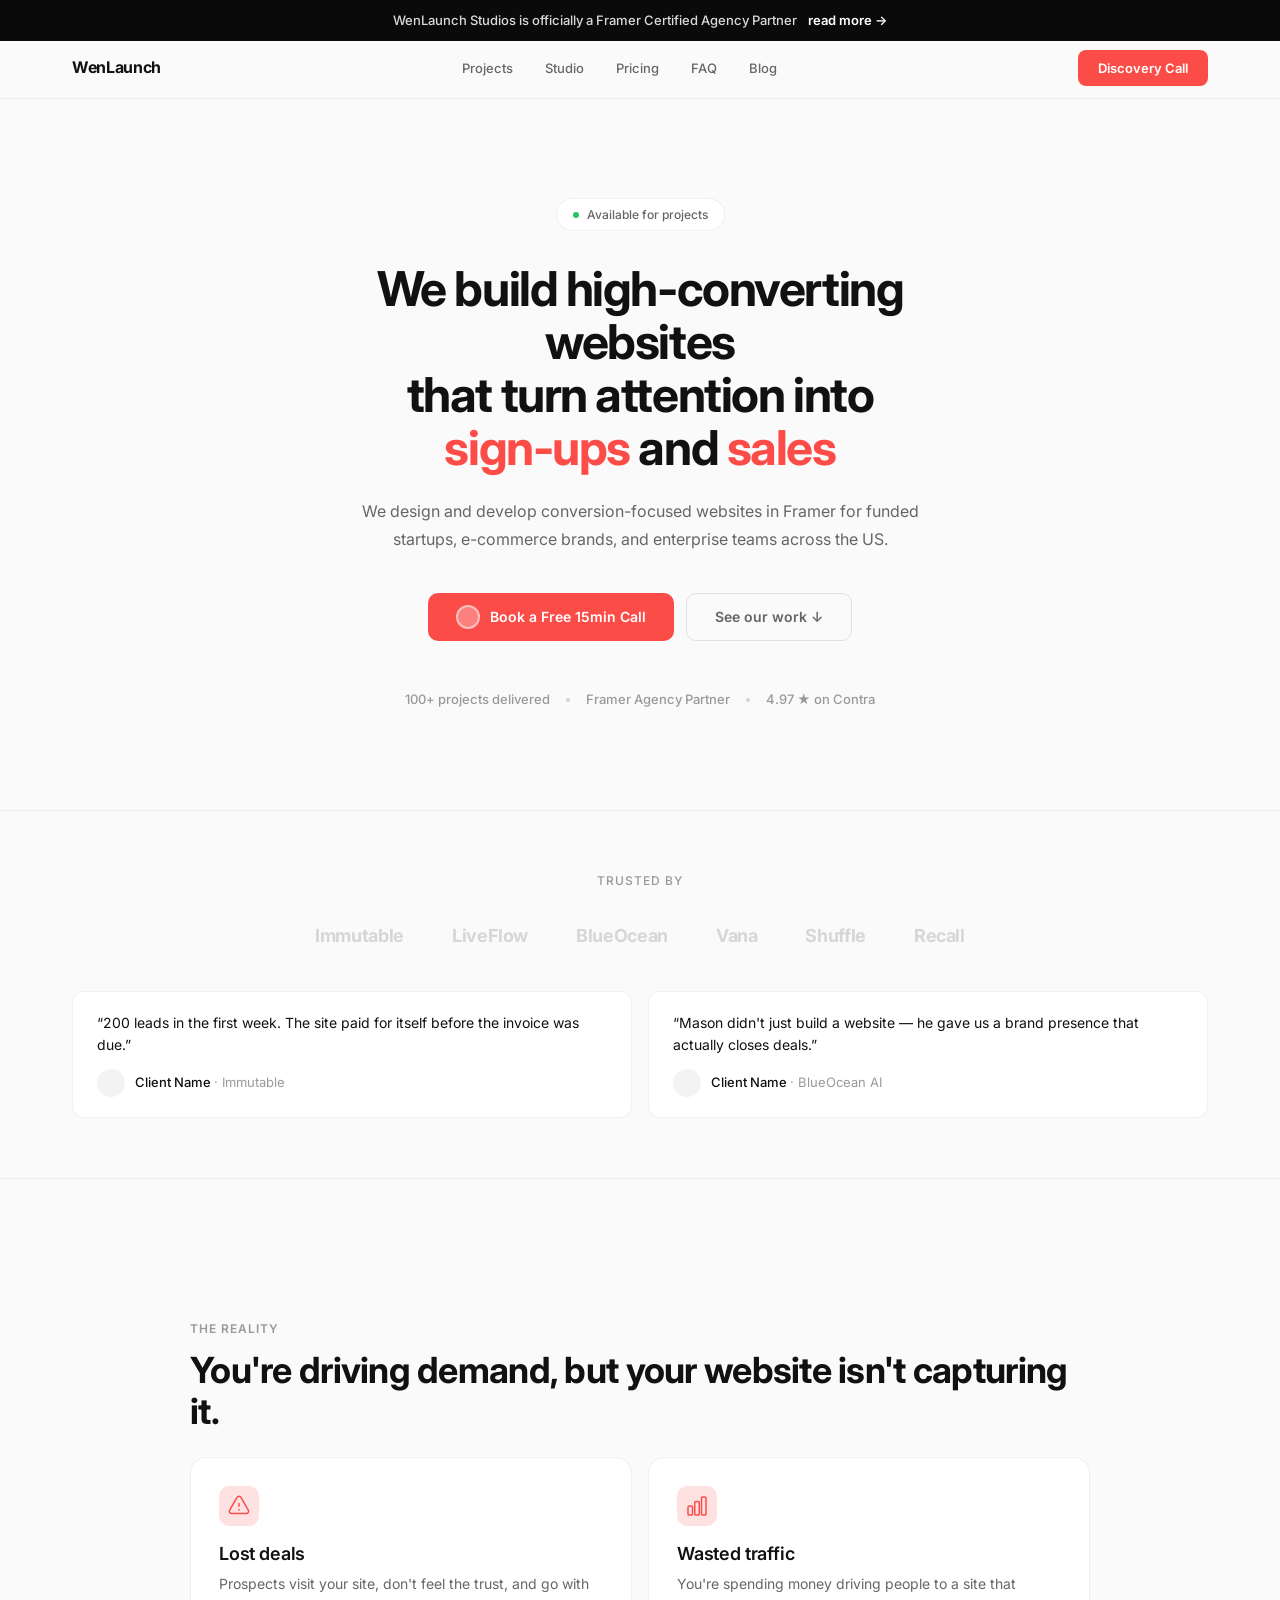
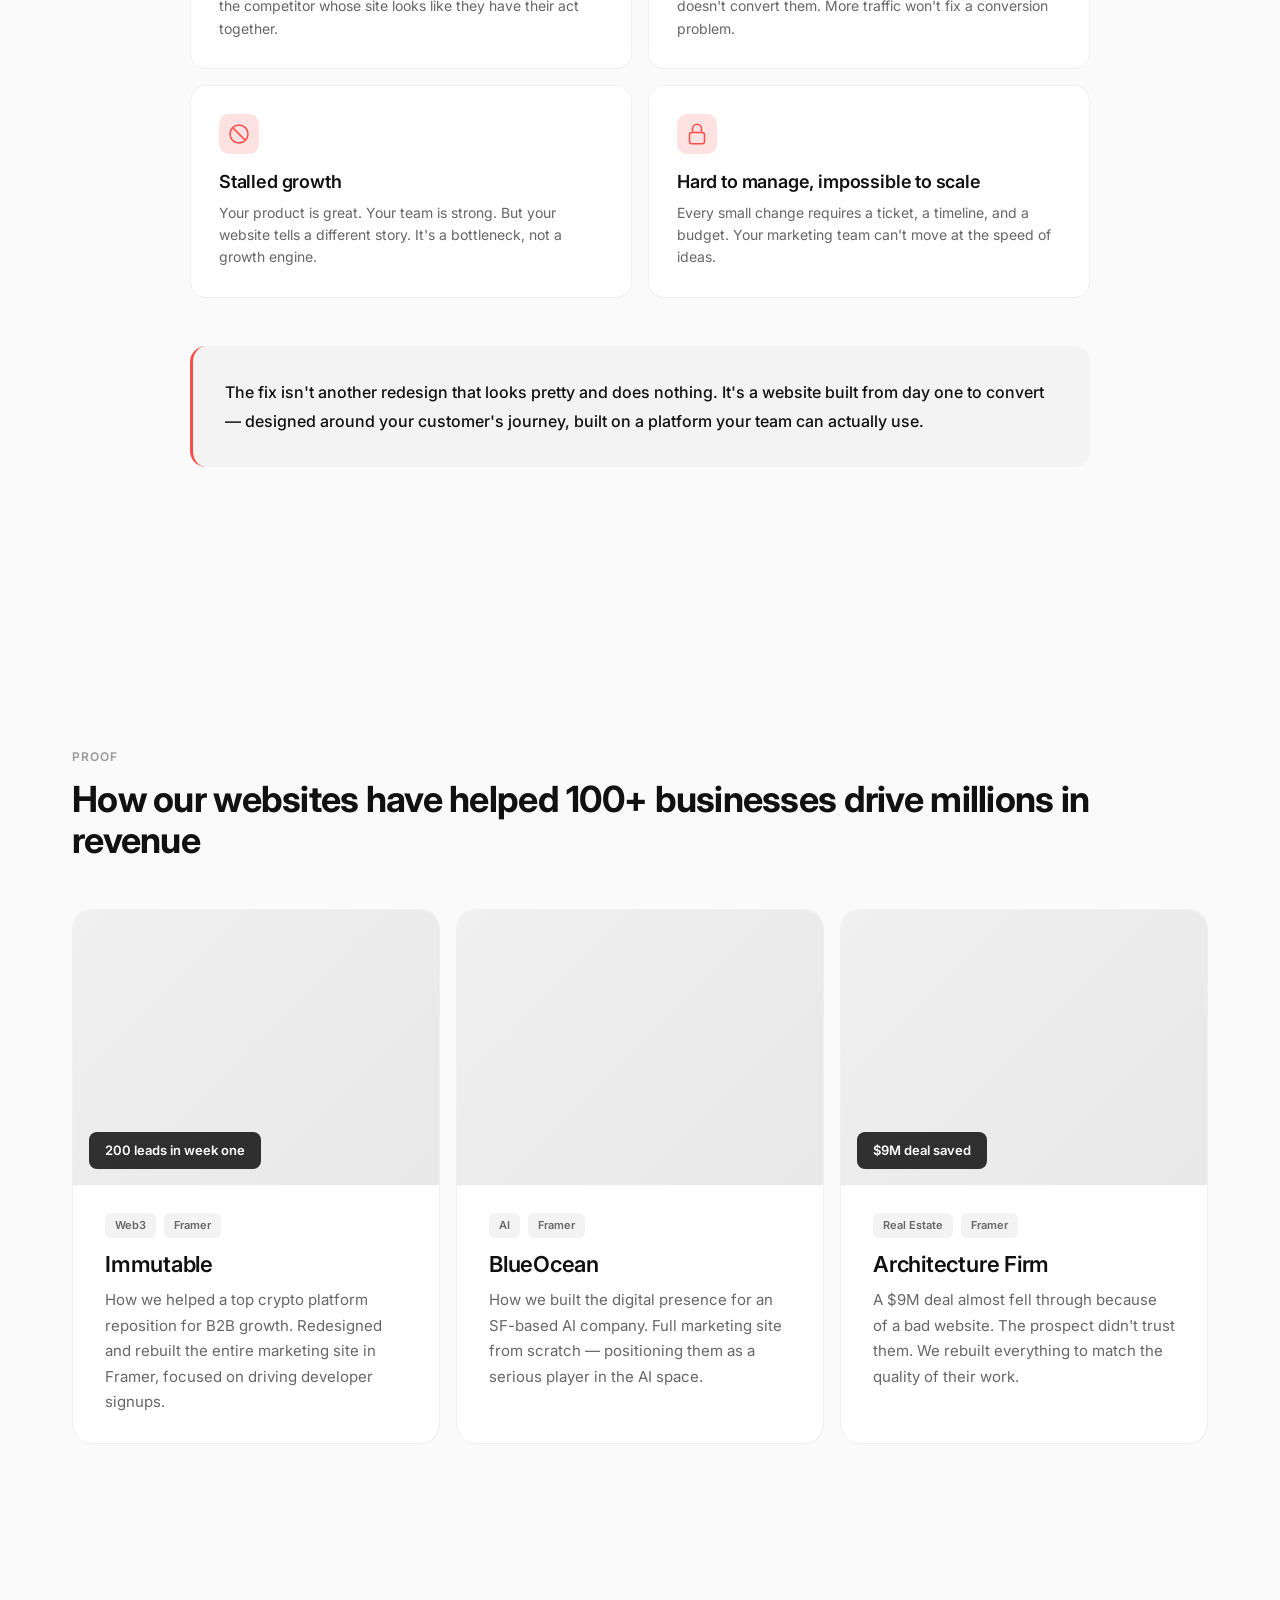
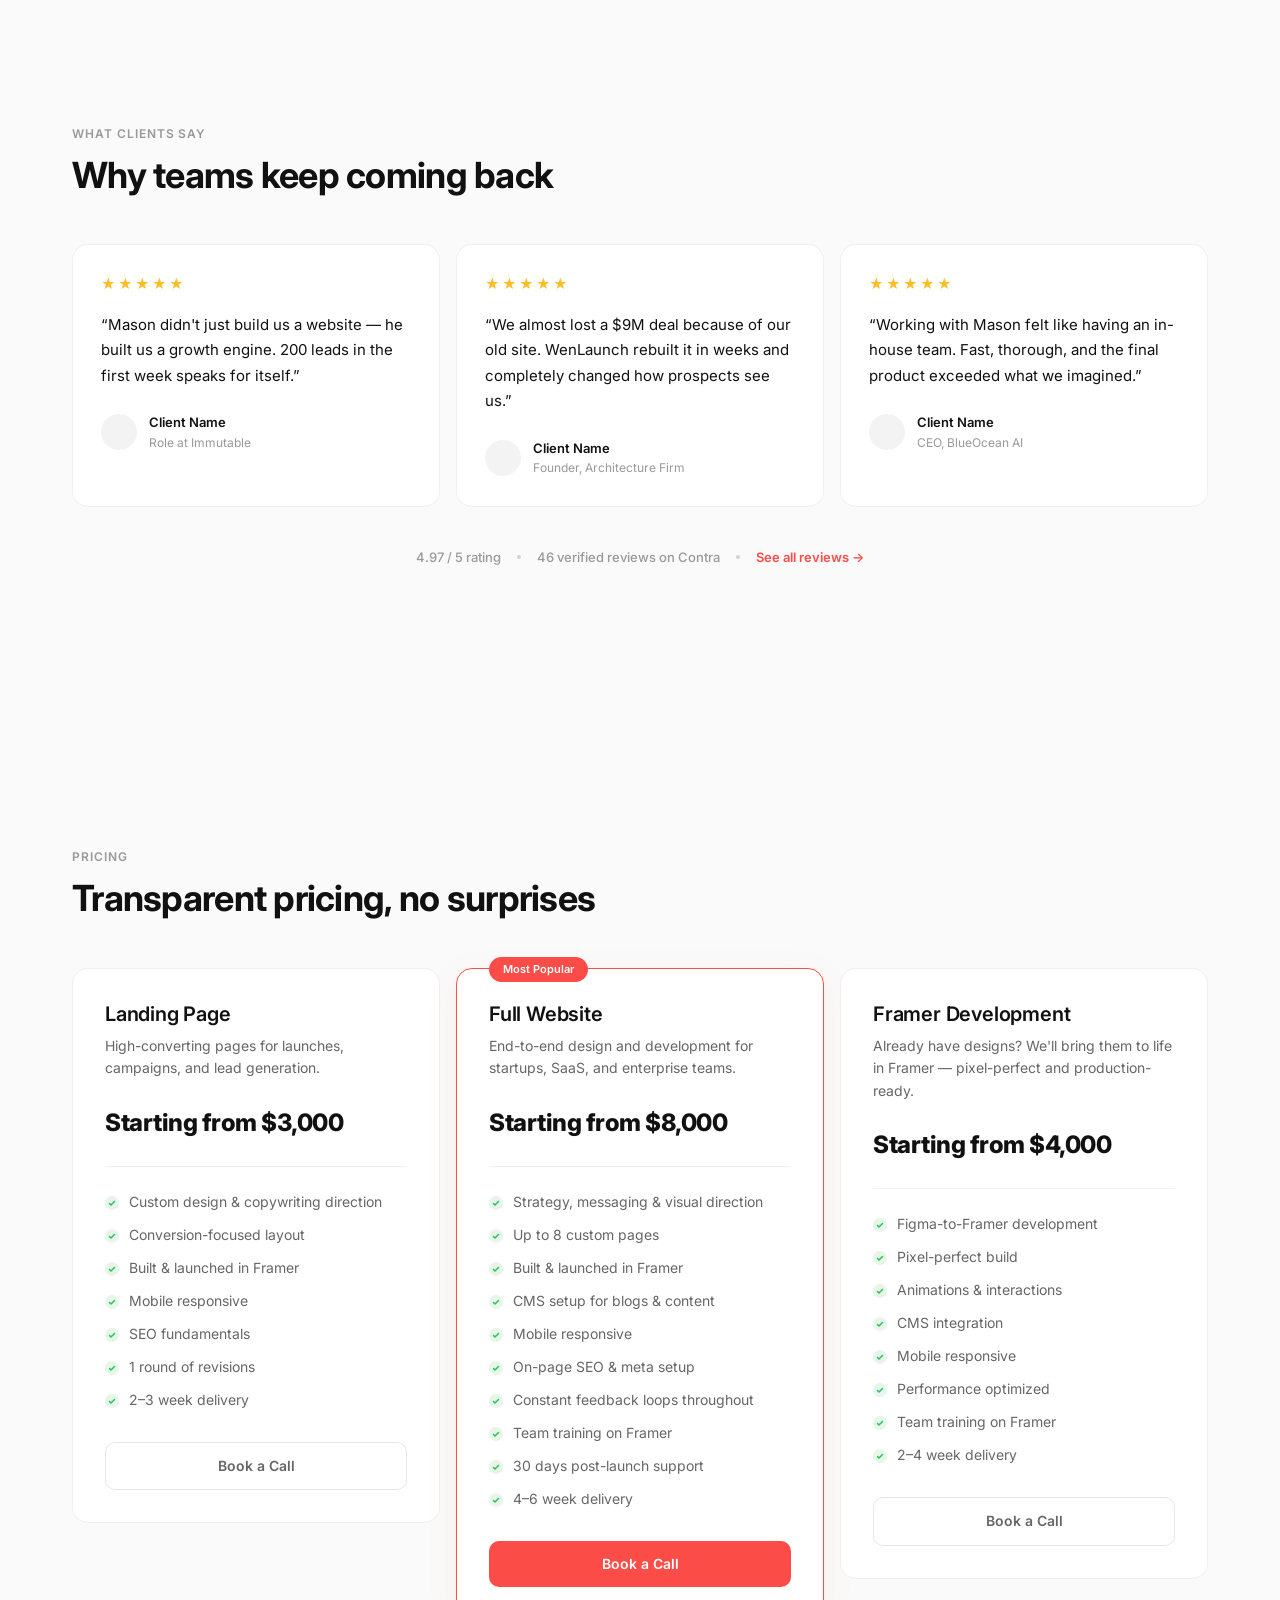
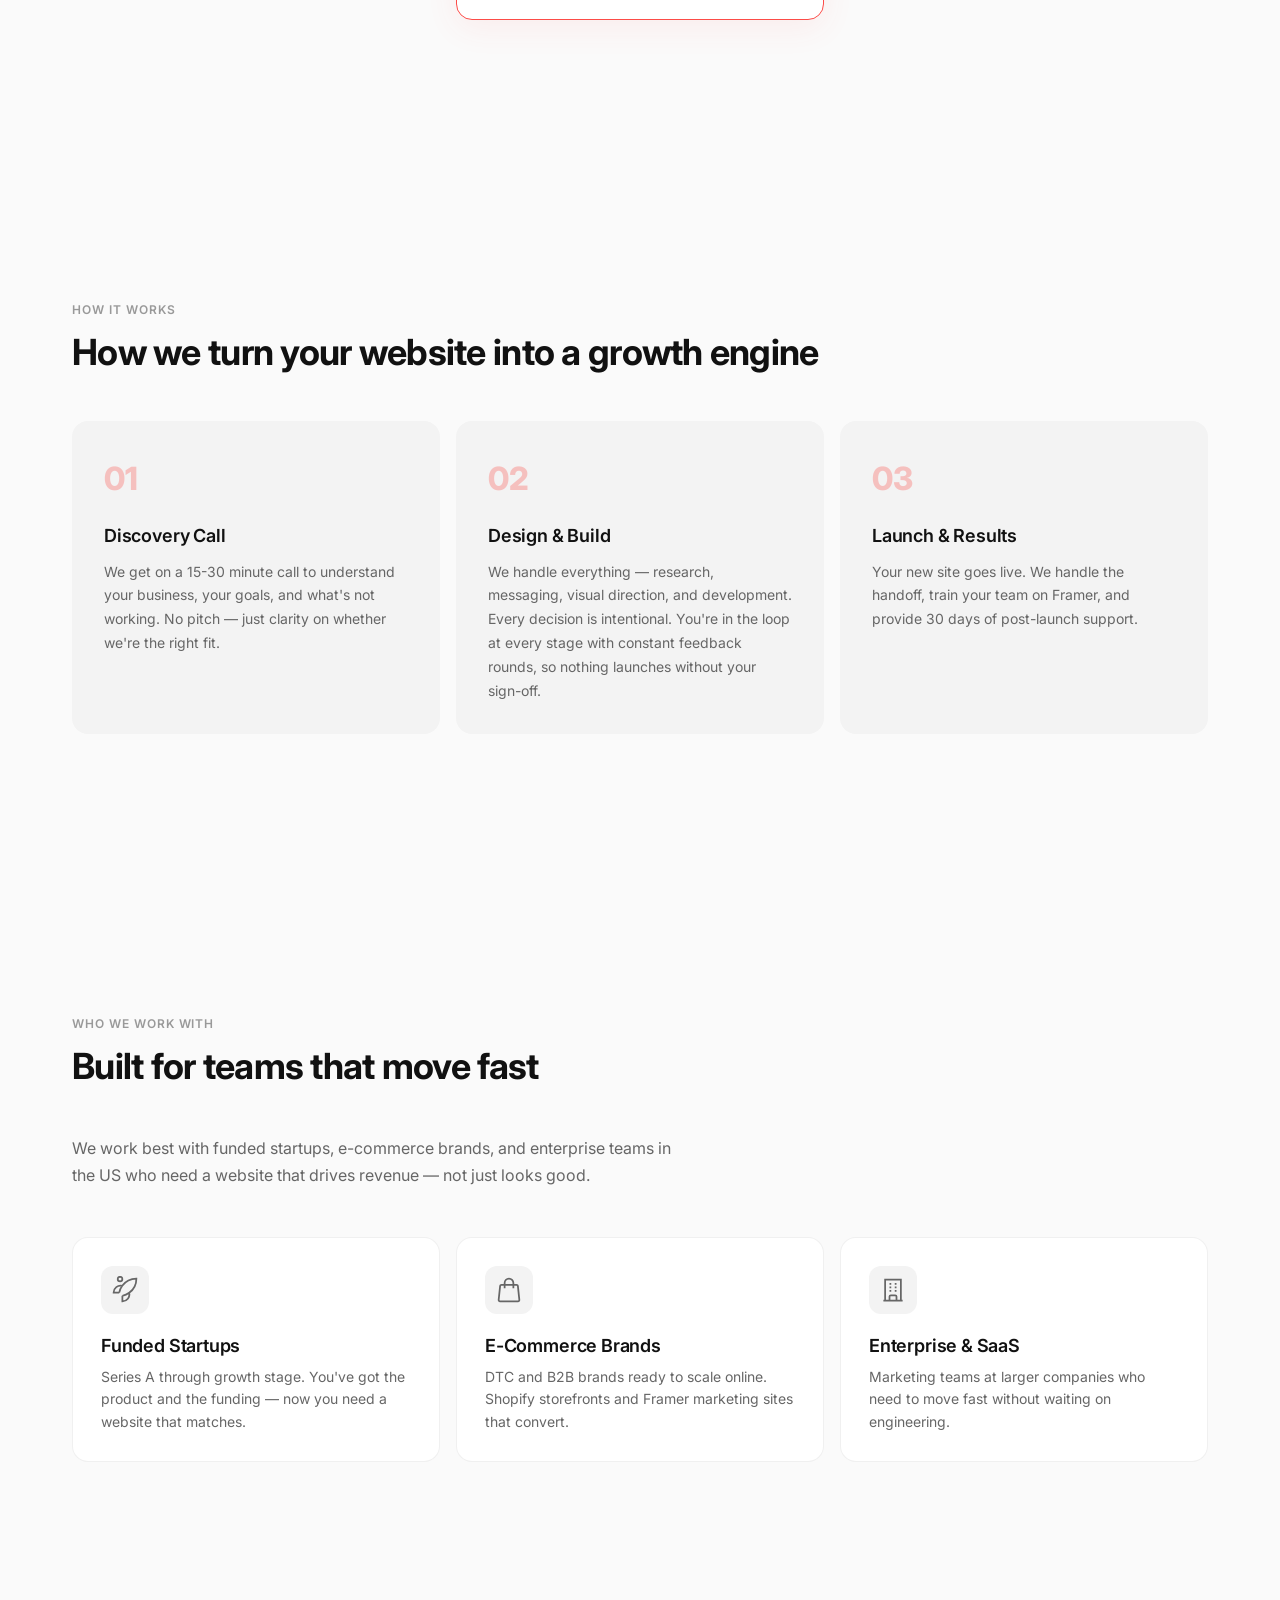
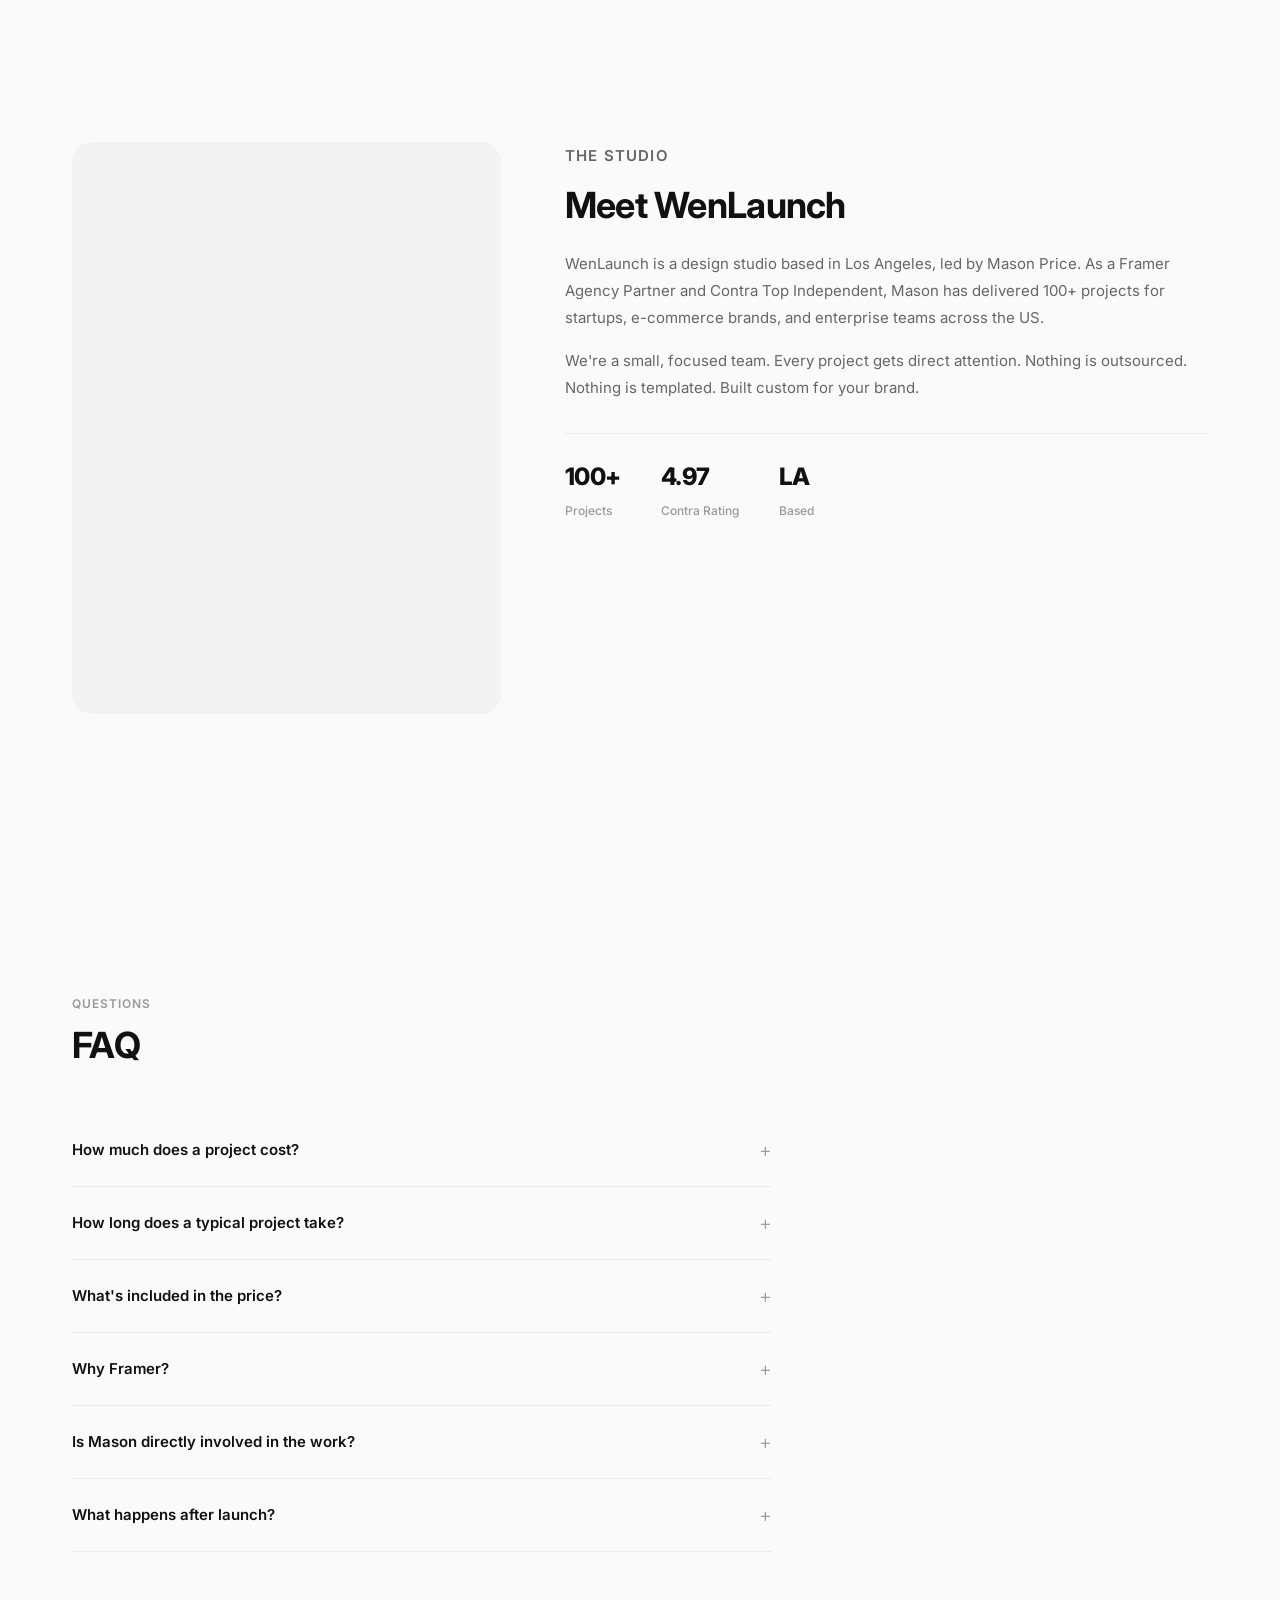
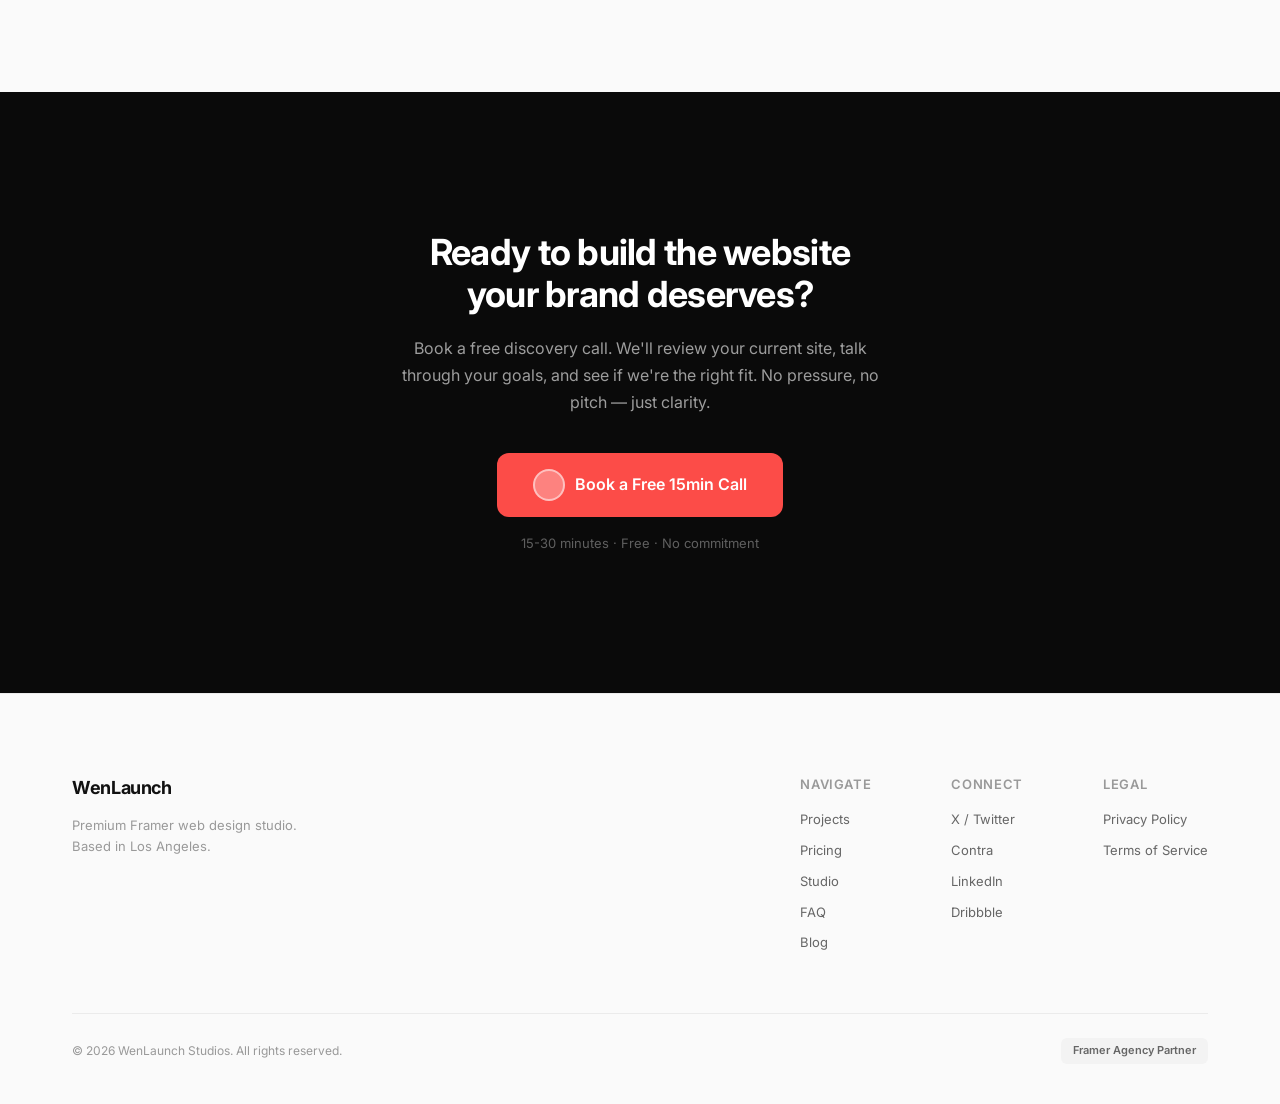
<file: index.html>
<!DOCTYPE html>
<html lang="en">
<head>
  <meta charset="UTF-8">
  <meta name="viewport" content="width=device-width, initial-scale=1.0">
  <title>WenLaunch Studios | Premium Framer Web Design & Development</title>
  <meta name="description" content="Premium Framer web design studio for funded startups, e-commerce, and enterprise teams. 100+ projects delivered. Based in Los Angeles.">
  <link rel="preconnect" href="https://fonts.googleapis.com">
  <link href="https://fonts.googleapis.com/css2?family=Inter:wght@400;500;600;700&display=swap" rel="stylesheet">
  <link rel="stylesheet" href="style.css">
</head>
<body>

  <!-- ANNOUNCEMENT BANNER -->
  <div class="announcement-bar">
    <p>WenLaunch Studios is officially a Framer Certified Agency Partner <a href="#">read more &rarr;</a></p>
  </div>

  <!-- NAV -->
  <nav class="nav">
    <div class="nav-inner">
      <a href="/" class="nav-logo">WenLaunch</a>
      <div class="nav-links">
        <a href="/works.html">Projects</a>
        <a href="/studio.html">Studio</a>
        <a href="/pricing.html">Pricing</a>
        <a href="/faq.html">FAQ</a>
        <a href="/blog.html">Blog</a>
      </div>
      <a href="/discovery.html" class="nav-cta">Discovery Call</a>
    </div>
  </nav>

  <!-- SECTION 1: HERO -->
  <section class="hero">
    <div class="container">
      <div class="hero-badge">
        <span class="badge-dot"></span>
        Available for projects
      </div>
      <h1 class="hero-headline">
        We build high-converting websites<br>
        that turn attention into<br>
        <span class="hero-highlight">sign-ups</span> and <span class="hero-highlight">sales</span>
      </h1>
      <p class="hero-sub">
        We design and develop conversion-focused websites in Framer for funded startups, e-commerce brands, and enterprise teams across the US.
      </p>
      <div class="hero-actions">
        <a href="#cta" class="btn btn-primary"><span class="btn-avatar"></span>Book a Free 15min Call</a>
        <a href="#projects" class="btn btn-ghost">See our work &darr;</a>
      </div>
      <div class="hero-proof">
        <span>100+ projects delivered</span>
        <span class="proof-dot"></span>
        <span>Framer Agency Partner</span>
        <span class="proof-dot"></span>
        <span>4.97 &starf; on Contra</span>
      </div>
    </div>
  </section>

  <!-- SECTION 2: TRUSTED BY -->
  <section class="trusted">
    <div class="container">
      <p class="trusted-label">Trusted by</p>
      <div class="logo-bar">
        <div class="logo-item">Immutable</div>
        <div class="logo-item">LiveFlow</div>
        <div class="logo-item">BlueOcean</div>
        <div class="logo-item">Vana</div>
        <div class="logo-item">Shuffle</div>
        <div class="logo-item">Recall</div>
      </div>
      <div class="trusted-testimonials">
        <div class="trusted-quote">
          <p>&ldquo;200 leads in the first week. The site paid for itself before the invoice was due.&rdquo;</p>
          <div class="trusted-quote-author">
            <div class="trusted-quote-avatar"></div>
            <span>Client Name <span class="trusted-quote-co">&middot; Immutable</span></span>
          </div>
        </div>
        <div class="trusted-quote">
          <p>&ldquo;Mason didn't just build a website &mdash; he gave us a brand presence that actually closes deals.&rdquo;</p>
          <div class="trusted-quote-author">
            <div class="trusted-quote-avatar"></div>
            <span>Client Name <span class="trusted-quote-co">&middot; BlueOcean AI</span></span>
          </div>
        </div>
      </div>
    </div>
  </section>

  <!-- SECTION 3: PROBLEM -->
  <section class="problem">
    <div class="container">
      <div class="problem-inner">
        <p class="section-label">The reality</p>
        <h2 class="problem-headline">You're driving demand, but your website isn't capturing it.</h2>
        <div class="pain-grid">
          <div class="pain-card">
            <div class="pain-icon">
              <svg width="24" height="24" fill="none" stroke="currentColor" stroke-width="1.5" viewBox="0 0 24 24"><path d="M12 9v3.75m-9.303 3.376c-.866 1.5.217 3.374 1.948 3.374h14.71c1.73 0 2.813-1.874 1.948-3.374L13.949 3.378c-.866-1.5-3.032-1.5-3.898 0L2.697 16.126z"/><path d="M12 15.75h.007v.008H12v-.008z"/></svg>
            </div>
            <h3>Lost deals</h3>
            <p>Prospects visit your site, don't feel the trust, and go with the competitor whose site looks like they have their act together.</p>
          </div>
          <div class="pain-card">
            <div class="pain-icon">
              <svg width="24" height="24" fill="none" stroke="currentColor" stroke-width="1.5" viewBox="0 0 24 24"><path d="M3 13.125C3 12.504 3.504 12 4.125 12h2.25c.621 0 1.125.504 1.125 1.125v6.75C7.5 20.496 6.996 21 6.375 21h-2.25A1.125 1.125 0 013 19.875v-6.75z"/><path d="M9.75 8.625c0-.621.504-1.125 1.125-1.125h2.25c.621 0 1.125.504 1.125 1.125v11.25c0 .621-.504 1.125-1.125 1.125h-2.25a1.125 1.125 0 01-1.125-1.125V8.625z"/><path d="M16.5 4.125c0-.621.504-1.125 1.125-1.125h2.25C20.496 3 21 3.504 21 4.125v15.75c0 .621-.504 1.125-1.125 1.125h-2.25a1.125 1.125 0 01-1.125-1.125V4.125z"/></svg>
            </div>
            <h3>Wasted traffic</h3>
            <p>You're spending money driving people to a site that doesn't convert them. More traffic won't fix a conversion problem.</p>
          </div>
          <div class="pain-card">
            <div class="pain-icon">
              <svg width="24" height="24" fill="none" stroke="currentColor" stroke-width="1.5" viewBox="0 0 24 24"><path d="M18.364 18.364A9 9 0 005.636 5.636m12.728 12.728A9 9 0 015.636 5.636m12.728 12.728L5.636 5.636"/></svg>
            </div>
            <h3>Stalled growth</h3>
            <p>Your product is great. Your team is strong. But your website tells a different story. It's a bottleneck, not a growth engine.</p>
          </div>
          <div class="pain-card">
            <div class="pain-icon">
              <svg width="24" height="24" fill="none" stroke="currentColor" stroke-width="1.5" viewBox="0 0 24 24"><path d="M16.5 10.5V6.75a4.5 4.5 0 10-9 0v3.75m-.75 11.25h10.5a2.25 2.25 0 002.25-2.25v-6.75a2.25 2.25 0 00-2.25-2.25H6.75a2.25 2.25 0 00-2.25 2.25v6.75a2.25 2.25 0 002.25 2.25z"/></svg>
            </div>
            <h3>Hard to manage, impossible to scale</h3>
            <p>Every small change requires a ticket, a timeline, and a budget. Your marketing team can't move at the speed of ideas.</p>
          </div>
        </div>
        <p class="problem-resolve">
          The fix isn't another redesign that looks pretty and does nothing. It's a website built from day one to convert &mdash; designed around your customer's journey, built on a platform your team can actually use.
        </p>
      </div>
    </div>
  </section>

  <!-- SECTION 5: SELECTED WORK -->
  <section class="work" id="projects">
    <div class="container">
      <p class="section-label">Proof</p>
      <h2 class="section-title">How our websites have helped 100+ businesses drive millions in revenue</h2>
      <div class="work-grid">
        <div class="work-card">
          <div class="work-image">
            <div class="work-image-placeholder"></div>
            <div class="work-metric">200 leads in week one</div>
          </div>
          <div class="work-info">
            <div class="work-tags">
              <span class="work-tag">Web3</span>
              <span class="work-tag">Framer</span>
            </div>
            <h3>Immutable</h3>
            <p>How we helped a top crypto platform reposition for B2B growth. Redesigned and rebuilt the entire marketing site in Framer, focused on driving developer signups.</p>
          </div>
        </div>
        <div class="work-card">
          <div class="work-image">
            <div class="work-image-placeholder"></div>
          </div>
          <div class="work-info">
            <div class="work-tags">
              <span class="work-tag">AI</span>
              <span class="work-tag">Framer</span>
            </div>
            <h3>BlueOcean</h3>
            <p>How we built the digital presence for an SF-based AI company. Full marketing site from scratch &mdash; positioning them as a serious player in the AI space.</p>
          </div>
        </div>
        <div class="work-card">
          <div class="work-image">
            <div class="work-image-placeholder"></div>
            <div class="work-metric">$9M deal saved</div>
          </div>
          <div class="work-info">
            <div class="work-tags">
              <span class="work-tag">Real Estate</span>
              <span class="work-tag">Framer</span>
            </div>
            <h3>Architecture Firm</h3>
            <p>A $9M deal almost fell through because of a bad website. The prospect didn't trust them. We rebuilt everything to match the quality of their work.</p>
          </div>
        </div>
      </div>
    </div>
  </section>

  <!-- SECTION 6: TESTIMONIALS -->
  <section class="testimonials">
    <div class="container">
      <p class="section-label">What clients say</p>
      <h2 class="section-title">Why teams keep coming back</h2>
      <div class="testimonial-grid">
        <div class="testimonial-card">
          <div class="testimonial-stars">&starf;&starf;&starf;&starf;&starf;</div>
          <p class="testimonial-quote">&ldquo;Mason didn't just build us a website &mdash; he built us a growth engine. 200 leads in the first week speaks for itself.&rdquo;</p>
          <div class="testimonial-author">
            <div class="testimonial-avatar"></div>
            <div>
              <p class="testimonial-name">Client Name</p>
              <p class="testimonial-role">Role at Immutable</p>
            </div>
          </div>
        </div>
        <div class="testimonial-card">
          <div class="testimonial-stars">&starf;&starf;&starf;&starf;&starf;</div>
          <p class="testimonial-quote">&ldquo;We almost lost a $9M deal because of our old site. WenLaunch rebuilt it in weeks and completely changed how prospects see us.&rdquo;</p>
          <div class="testimonial-author">
            <div class="testimonial-avatar"></div>
            <div>
              <p class="testimonial-name">Client Name</p>
              <p class="testimonial-role">Founder, Architecture Firm</p>
            </div>
          </div>
        </div>
        <div class="testimonial-card">
          <div class="testimonial-stars">&starf;&starf;&starf;&starf;&starf;</div>
          <p class="testimonial-quote">&ldquo;Working with Mason felt like having an in-house team. Fast, thorough, and the final product exceeded what we imagined.&rdquo;</p>
          <div class="testimonial-author">
            <div class="testimonial-avatar"></div>
            <div>
              <p class="testimonial-name">Client Name</p>
              <p class="testimonial-role">CEO, BlueOcean AI</p>
            </div>
          </div>
        </div>
      </div>
      <div class="testimonial-proof">
        <span>4.97 / 5 rating</span>
        <span class="proof-dot"></span>
        <span>46 verified reviews on Contra</span>
        <span class="proof-dot"></span>
        <a href="https://contra.com/masonmprice" target="_blank">See all reviews &rarr;</a>
      </div>
    </div>
  </section>

  <!-- PRICING -->
  <section class="pricing" id="services">
    <div class="container">
      <p class="section-label">Pricing</p>
      <h2 class="section-title">Transparent pricing, no surprises</h2>
      <div class="pricing-grid">
        <div class="pricing-card">
          <h3>Landing Page</h3>
          <p class="pricing-desc">High-converting pages for launches, campaigns, and lead generation.</p>
          <div class="pricing-amount">Starting from $3,000</div>
          <ul class="pricing-perks">
            <li>Custom design &amp; copywriting direction</li>
            <li>Conversion-focused layout</li>
            <li>Built &amp; launched in Framer</li>
            <li>Mobile responsive</li>
            <li>SEO fundamentals</li>
            <li>1 round of revisions</li>
            <li>2&ndash;3 week delivery</li>
          </ul>
          <a href="#cta" class="btn btn-ghost btn-pricing">Book a Call</a>
        </div>
        <div class="pricing-card pricing-card-featured">
          <div class="pricing-badge">Most Popular</div>
          <h3>Full Website</h3>
          <p class="pricing-desc">End-to-end design and development for startups, SaaS, and enterprise teams.</p>
          <div class="pricing-amount">Starting from $8,000</div>
          <ul class="pricing-perks">
            <li>Strategy, messaging &amp; visual direction</li>
            <li>Up to 8 custom pages</li>
            <li>Built &amp; launched in Framer</li>
            <li>CMS setup for blogs &amp; content</li>
            <li>Mobile responsive</li>
            <li>On-page SEO &amp; meta setup</li>
            <li>Constant feedback loops throughout</li>
            <li>Team training on Framer</li>
            <li>30 days post-launch support</li>
            <li>4&ndash;6 week delivery</li>
          </ul>
          <a href="#cta" class="btn btn-primary btn-pricing">Book a Call</a>
        </div>
        <div class="pricing-card">
          <h3>Framer Development</h3>
          <p class="pricing-desc">Already have designs? We'll bring them to life in Framer &mdash; pixel-perfect and production-ready.</p>
          <div class="pricing-amount">Starting from $4,000</div>
          <ul class="pricing-perks">
            <li>Figma-to-Framer development</li>
            <li>Pixel-perfect build</li>
            <li>Animations &amp; interactions</li>
            <li>CMS integration</li>
            <li>Mobile responsive</li>
            <li>Performance optimized</li>
            <li>Team training on Framer</li>
            <li>2&ndash;4 week delivery</li>
          </ul>
          <a href="#cta" class="btn btn-ghost btn-pricing">Book a Call</a>
        </div>
      </div>
    </div>
  </section>

  <!-- SECTION 7: PROCESS -->
  <section class="process">
    <div class="container">
      <p class="section-label">How it works</p>
      <h2 class="section-title">How we turn your website into a growth engine</h2>
      <div class="process-grid">
        <div class="process-step">
          <div class="process-number">01</div>
          <h3>Discovery Call</h3>
          <p>We get on a 15-30 minute call to understand your business, your goals, and what's not working. No pitch &mdash; just clarity on whether we're the right fit.</p>
        </div>
        <div class="process-step">
          <div class="process-number">02</div>
          <h3>Design & Build</h3>
          <p>We handle everything &mdash; research, messaging, visual direction, and development. Every decision is intentional. You're in the loop at every stage with constant feedback rounds, so nothing launches without your sign-off.</p>
        </div>
        <div class="process-step">
          <div class="process-number">03</div>
          <h3>Launch & Results</h3>
          <p>Your new site goes live. We handle the handoff, train your team on Framer, and provide 30 days of post-launch support.</p>
        </div>
      </div>
    </div>
  </section>

  <!-- SECTION 8: WHO WE WORK WITH -->
  <section class="icp">
    <div class="container">
      <p class="section-label">Who we work with</p>
      <h2 class="section-title">Built for teams that move fast</h2>
      <p class="icp-sub">We work best with funded startups, e-commerce brands, and enterprise teams in the US who need a website that drives revenue &mdash; not just looks good.</p>
      <div class="icp-grid">
        <div class="icp-card">
          <div class="icp-icon">
            <svg width="28" height="28" fill="none" stroke="currentColor" stroke-width="1.5" viewBox="0 0 24 24"><path d="M15.59 14.37a6 6 0 01-5.84 7.38v-4.8m5.84-2.58a14.98 14.98 0 006.16-12.12A14.98 14.98 0 009.631 8.41m5.96 5.96a14.926 14.926 0 01-5.841 2.58m-.119-8.54a6 6 0 00-7.381 5.84h4.8m2.58-5.84a14.927 14.927 0 00-2.58 5.841m2.699-11.602c0 1.105-.896 2-2 2s-2-.895-2-2 .896-2 2-2 2 .895 2 2z"/></svg>
          </div>
          <h3>Funded Startups</h3>
          <p>Series A through growth stage. You've got the product and the funding &mdash; now you need a website that matches.</p>
        </div>
        <div class="icp-card">
          <div class="icp-icon">
            <svg width="28" height="28" fill="none" stroke="currentColor" stroke-width="1.5" viewBox="0 0 24 24"><path d="M15.75 10.5V6a3.75 3.75 0 10-7.5 0v4.5m11.356-1.993l1.263 12c.07.665-.45 1.243-1.119 1.243H4.25a1.125 1.125 0 01-1.12-1.243l1.264-12A1.125 1.125 0 015.513 7.5h12.974c.576 0 1.059.435 1.119 1.007z"/></svg>
          </div>
          <h3>E-Commerce Brands</h3>
          <p>DTC and B2B brands ready to scale online. Shopify storefronts and Framer marketing sites that convert.</p>
        </div>
        <div class="icp-card">
          <div class="icp-icon">
            <svg width="28" height="28" fill="none" stroke="currentColor" stroke-width="1.5" viewBox="0 0 24 24"><path d="M3.75 21h16.5M4.5 3h15M5.25 3v18m13.5-18v18M9 6.75h1.5m-1.5 3h1.5m-1.5 3h1.5m3-6H15m-1.5 3H15m-1.5 3H15M9 21v-3.375c0-.621.504-1.125 1.125-1.125h3.75c.621 0 1.125.504 1.125 1.125V21"/></svg>
          </div>
          <h3>Enterprise & SaaS</h3>
          <p>Marketing teams at larger companies who need to move fast without waiting on engineering.</p>
        </div>
      </div>
    </div>
  </section>

  <!-- SECTION 9: ABOUT -->
  <section class="about" id="about">
    <div class="container">
      <div class="about-inner">
        <div class="about-photo">
          <div class="about-photo-placeholder"></div>
        </div>
        <div class="about-content">
          <p class="section-label">The studio</p>
          <h2 class="section-title">Meet WenLaunch</h2>
          <p>WenLaunch is a design studio based in Los Angeles, led by Mason Price. As a Framer Agency Partner and Contra Top Independent, Mason has delivered 100+ projects for startups, e-commerce brands, and enterprise teams across the US.</p>
          <p>We're a small, focused team. Every project gets direct attention. Nothing is outsourced. Nothing is templated. Built custom for your brand.</p>
          <div class="about-stats">
            <div class="about-stat">
              <span class="stat-number">100+</span>
              <span class="stat-label">Projects</span>
            </div>
            <div class="about-stat">
              <span class="stat-number">4.97</span>
              <span class="stat-label">Contra Rating</span>
            </div>
            <div class="about-stat">
              <span class="stat-number">LA</span>
              <span class="stat-label">Based</span>
            </div>
          </div>
        </div>
      </div>
    </div>
  </section>

  <!-- SECTION 10: FAQ -->
  <section class="faq" id="faq">
    <div class="container">
      <p class="section-label">Questions</p>
      <h2 class="section-title">FAQ</h2>
      <div class="faq-list">
        <details class="faq-item">
          <summary>How much does a project cost?</summary>
          <p>Marketing websites start at $8,000, e-commerce stores start at $6,000, and landing pages start at $3,000. Final pricing depends on scope, number of pages, and complexity. We'll cover everything on the discovery call.</p>
        </details>
        <details class="faq-item">
          <summary>How long does a typical project take?</summary>
          <p>Most projects are delivered in 4-6 weeks. Landing pages can be faster (2-3 weeks). We'll set a clear timeline during kickoff.</p>
        </details>
        <details class="faq-item">
          <summary>What's included in the price?</summary>
          <p>Everything from research and wireframes to visual design, Framer development, and launch. You get a fully functional, SEO-ready website that your team can update without a developer.</p>
        </details>
        <details class="faq-item">
          <summary>Why Framer?</summary>
          <p>Framer gives you the best of both worlds &mdash; design-quality results with the flexibility of a CMS your team can manage. It's faster to build, faster to load, and doesn't require ongoing developer maintenance like WordPress. We've built 100+ sites in Framer and it's the only platform we work in.</p>
        </details>
        <details class="faq-item">
          <summary>Is Mason directly involved in the work?</summary>
          <p>Yes. Mason is the Creative Director and is personally involved in every project &mdash; from strategy and design direction to final QA before launch. Our in-house design team works alongside Mason to deliver faster without sacrificing quality.</p>
        </details>
        <details class="faq-item">
          <summary>What happens after launch?</summary>
          <p>We include 30 days of post-launch support for any tweaks or issues. We also offer ongoing maintenance if needed. And since it's built in Framer, your team can make content updates themselves.</p>
        </details>
      </div>
    </div>
  </section>

  <!-- SECTION 11: FINAL CTA -->
  <section class="final-cta" id="cta">
    <div class="container">
      <h2>Ready to build the website<br>your brand deserves?</h2>
      <p>Book a free discovery call. We'll review your current site, talk through your goals, and see if we're the right fit. No pressure, no pitch &mdash; just clarity.</p>
      <a href="https://cal.com" class="btn btn-primary btn-lg"><span class="btn-avatar btn-avatar-lg"></span>Book a Free 15min Call</a>
      <span class="cta-meta">15-30 minutes &middot; Free &middot; No commitment</span>
    </div>
  </section>

  <!-- SECTION 12: FOOTER -->
  <footer class="footer">
    <div class="container">
      <div class="footer-inner">
        <div class="footer-brand">
          <span class="footer-logo">WenLaunch</span>
          <p>Premium Framer web design studio.<br>Based in Los Angeles.</p>
        </div>
        <div class="footer-links">
          <div class="footer-col">
            <h4>Navigate</h4>
            <a href="/works.html">Projects</a>
            <a href="/pricing.html">Pricing</a>
            <a href="/studio.html">Studio</a>
            <a href="/faq.html">FAQ</a>
        <a href="/blog.html">Blog</a>
          </div>
          <div class="footer-col">
            <h4>Connect</h4>
            <a href="https://x.com/masonwenlaunch" target="_blank">X / Twitter</a>
            <a href="https://contra.com/masonmprice" target="_blank">Contra</a>
            <a href="https://linkedin.com/in/masonprice" target="_blank">LinkedIn</a>
            <a href="https://dribbble.com/WenLaunch" target="_blank">Dribbble</a>
          </div>
          <div class="footer-col">
            <h4>Legal</h4>
            <a href="#">Privacy Policy</a>
            <a href="#">Terms of Service</a>
          </div>
        </div>
      </div>
      <div class="footer-bottom">
        <p>&copy; 2026 WenLaunch Studios. All rights reserved.</p>
        <span class="footer-badge">Framer Agency Partner</span>
      </div>
    </div>
  </footer>

</body>
</html>
</file>
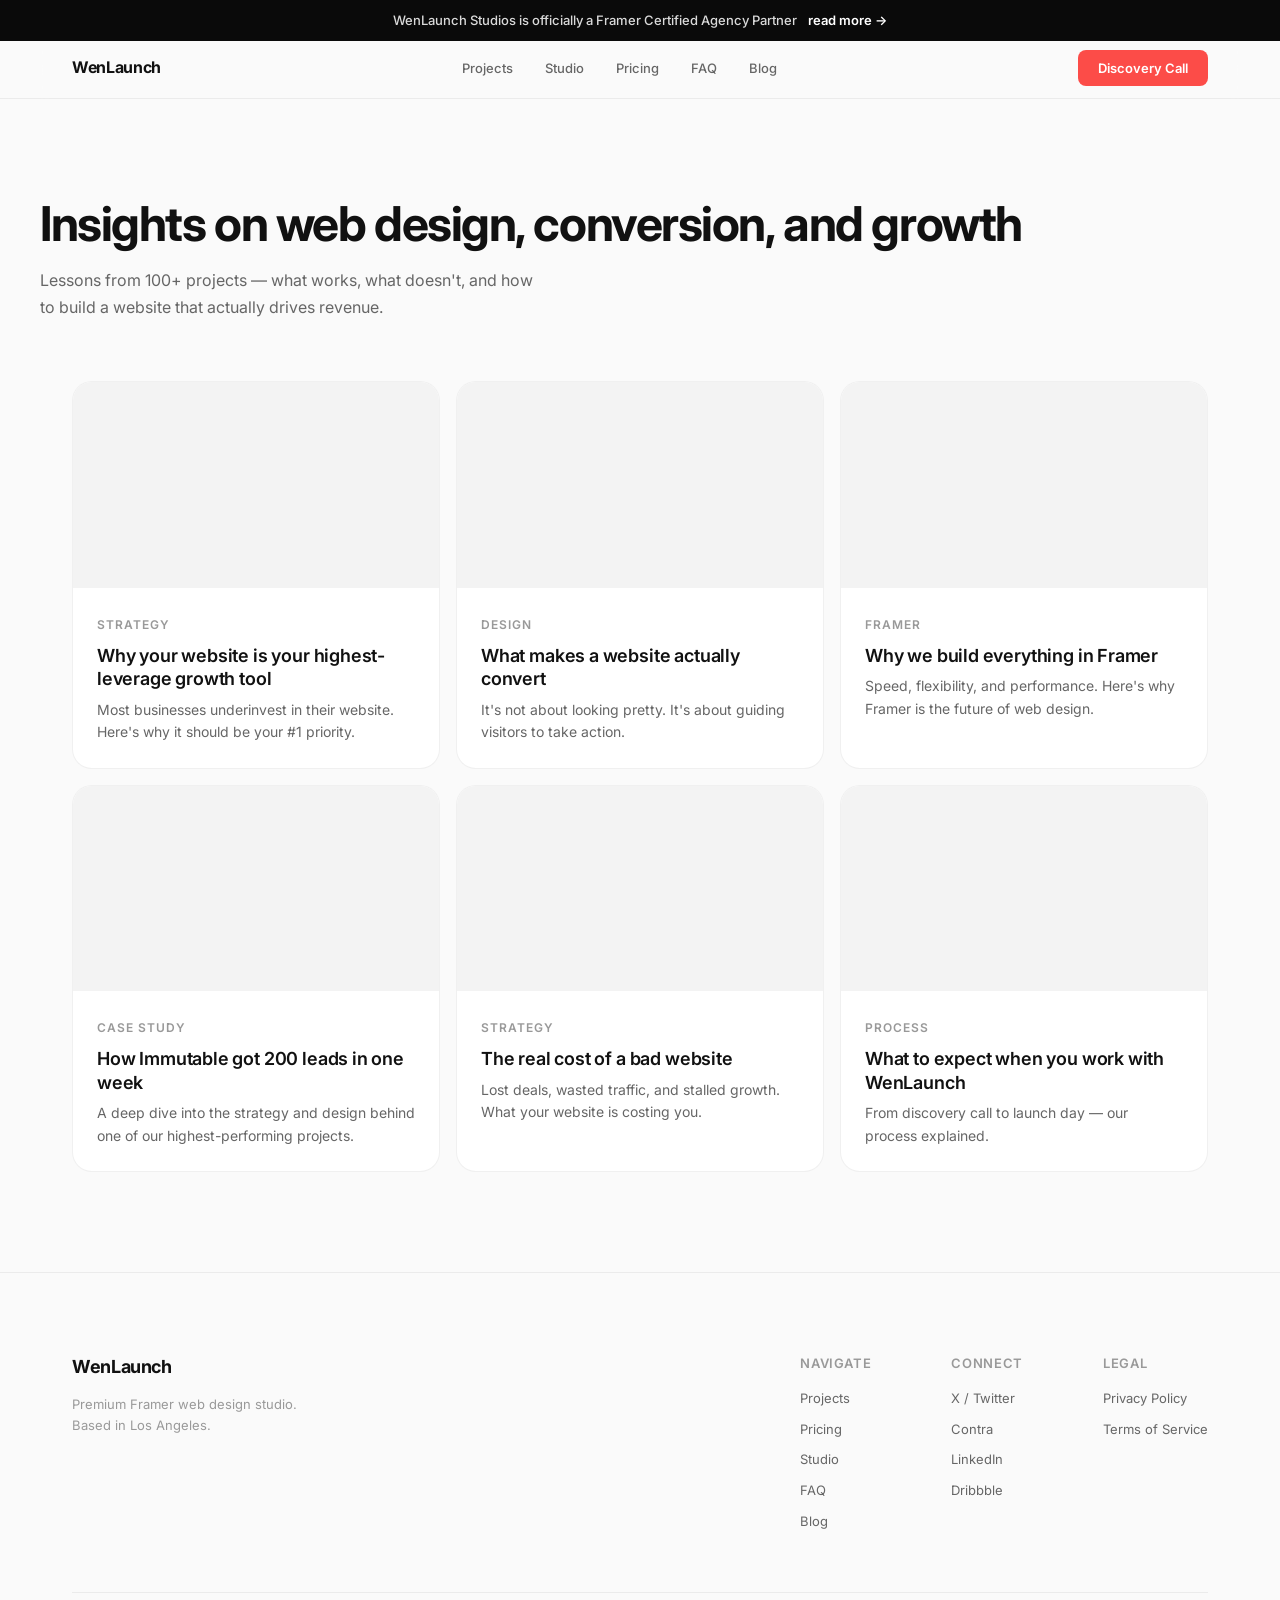
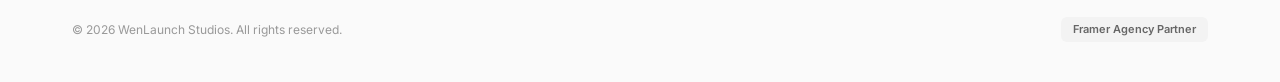
<file: blog.html>
<!DOCTYPE html>
<html lang="en">
<head>
  <meta charset="UTF-8">
  <meta name="viewport" content="width=device-width, initial-scale=1.0">
  <title>Blog | WenLaunch Studios</title>
  <link rel="preconnect" href="https://fonts.googleapis.com">
  <link href="https://fonts.googleapis.com/css2?family=Inter:wght@400;500;600;700&display=swap" rel="stylesheet">
  <link rel="stylesheet" href="style.css">
</head>
<body>

  <div class="announcement-bar">
    <p>WenLaunch Studios is officially a Framer Certified Agency Partner <a href="#">read more &rarr;</a></p>
  </div>
  <nav class="nav">
    <div class="nav-inner">
      <a href="/" class="nav-logo">WenLaunch</a>
      <div class="nav-links">
        <a href="/works.html">Projects</a>
        <a href="/studio.html">Studio</a>
        <a href="/pricing.html">Pricing</a>
        <a href="/faq.html">FAQ</a>
        <a href="/blog.html">Blog</a>
      </div>
      <a href="/discovery.html" class="nav-cta">Discovery Call</a>
    </div>
  </nav>

  <section class="works-hero container">
    <h1 class="works-headline">Insights on web design, conversion, and growth</h1>
    <p class="works-sub">Lessons from 100+ projects — what works, what doesn't, and how to build a website that actually drives revenue.</p>
  </section>

  <section class="container" style="padding-bottom: 100px;">
    <div class="works-grid">

      <a href="/blog/post.html" class="blog-card" style="border-radius: 20px; border: 1px solid rgba(0,0,0,0.06); background: #fff; overflow: hidden; text-decoration: none; color: inherit; transition: all 0.2s;">
        <div style="aspect-ratio: 16/9; background: #f3f3f3;"></div>
        <div style="padding: 24px;">
          <span style="font-size: 12px; font-weight: 600; text-transform: uppercase; letter-spacing: 0.08em; color: #999;">Strategy</span>
          <h3 style="font-size: 18px; font-weight: 600; margin: 8px 0; letter-spacing: -0.01em; line-height: 1.3;">Why your website is your highest-leverage growth tool</h3>
          <p style="font-size: 14px; color: #666; line-height: 1.6;">Most businesses underinvest in their website. Here's why it should be your #1 priority.</p>
        </div>
      </a>

      <a href="/blog/post.html" class="blog-card" style="border-radius: 20px; border: 1px solid rgba(0,0,0,0.06); background: #fff; overflow: hidden; text-decoration: none; color: inherit; transition: all 0.2s;">
        <div style="aspect-ratio: 16/9; background: #f3f3f3;"></div>
        <div style="padding: 24px;">
          <span style="font-size: 12px; font-weight: 600; text-transform: uppercase; letter-spacing: 0.08em; color: #999;">Design</span>
          <h3 style="font-size: 18px; font-weight: 600; margin: 8px 0; letter-spacing: -0.01em; line-height: 1.3;">What makes a website actually convert</h3>
          <p style="font-size: 14px; color: #666; line-height: 1.6;">It's not about looking pretty. It's about guiding visitors to take action.</p>
        </div>
      </a>

      <a href="/blog/post.html" class="blog-card" style="border-radius: 20px; border: 1px solid rgba(0,0,0,0.06); background: #fff; overflow: hidden; text-decoration: none; color: inherit; transition: all 0.2s;">
        <div style="aspect-ratio: 16/9; background: #f3f3f3;"></div>
        <div style="padding: 24px;">
          <span style="font-size: 12px; font-weight: 600; text-transform: uppercase; letter-spacing: 0.08em; color: #999;">Framer</span>
          <h3 style="font-size: 18px; font-weight: 600; margin: 8px 0; letter-spacing: -0.01em; line-height: 1.3;">Why we build everything in Framer</h3>
          <p style="font-size: 14px; color: #666; line-height: 1.6;">Speed, flexibility, and performance. Here's why Framer is the future of web design.</p>
        </div>
      </a>

      <a href="/blog/post.html" class="blog-card" style="border-radius: 20px; border: 1px solid rgba(0,0,0,0.06); background: #fff; overflow: hidden; text-decoration: none; color: inherit; transition: all 0.2s;">
        <div style="aspect-ratio: 16/9; background: #f3f3f3;"></div>
        <div style="padding: 24px;">
          <span style="font-size: 12px; font-weight: 600; text-transform: uppercase; letter-spacing: 0.08em; color: #999;">Case Study</span>
          <h3 style="font-size: 18px; font-weight: 600; margin: 8px 0; letter-spacing: -0.01em; line-height: 1.3;">How Immutable got 200 leads in one week</h3>
          <p style="font-size: 14px; color: #666; line-height: 1.6;">A deep dive into the strategy and design behind one of our highest-performing projects.</p>
        </div>
      </a>

      <a href="/blog/post.html" class="blog-card" style="border-radius: 20px; border: 1px solid rgba(0,0,0,0.06); background: #fff; overflow: hidden; text-decoration: none; color: inherit; transition: all 0.2s;">
        <div style="aspect-ratio: 16/9; background: #f3f3f3;"></div>
        <div style="padding: 24px;">
          <span style="font-size: 12px; font-weight: 600; text-transform: uppercase; letter-spacing: 0.08em; color: #999;">Strategy</span>
          <h3 style="font-size: 18px; font-weight: 600; margin: 8px 0; letter-spacing: -0.01em; line-height: 1.3;">The real cost of a bad website</h3>
          <p style="font-size: 14px; color: #666; line-height: 1.6;">Lost deals, wasted traffic, and stalled growth. What your website is costing you.</p>
        </div>
      </a>

      <a href="/blog/post.html" class="blog-card" style="border-radius: 20px; border: 1px solid rgba(0,0,0,0.06); background: #fff; overflow: hidden; text-decoration: none; color: inherit; transition: all 0.2s;">
        <div style="aspect-ratio: 16/9; background: #f3f3f3;"></div>
        <div style="padding: 24px;">
          <span style="font-size: 12px; font-weight: 600; text-transform: uppercase; letter-spacing: 0.08em; color: #999;">Process</span>
          <h3 style="font-size: 18px; font-weight: 600; margin: 8px 0; letter-spacing: -0.01em; line-height: 1.3;">What to expect when you work with WenLaunch</h3>
          <p style="font-size: 14px; color: #666; line-height: 1.6;">From discovery call to launch day — our process explained.</p>
        </div>
      </a>

    </div>
  </section>

  <footer class="footer">
    <div class="container">
      <div class="footer-inner">
        <div class="footer-brand">
          <span class="footer-logo">WenLaunch</span>
          <p>Premium Framer web design studio.<br>Based in Los Angeles.</p>
        </div>
        <div class="footer-links">
          <div class="footer-col">
            <h4>Navigate</h4>
            <a href="/works.html">Projects</a>
            <a href="/pricing.html">Pricing</a>
            <a href="/studio.html">Studio</a>
            <a href="/faq.html">FAQ</a>
        <a href="/blog.html">Blog</a>
          </div>
          <div class="footer-col">
            <h4>Connect</h4>
            <a href="https://x.com/masonwenlaunch" target="_blank">X / Twitter</a>
            <a href="https://contra.com/masonmprice" target="_blank">Contra</a>
            <a href="https://linkedin.com/in/masonprice" target="_blank">LinkedIn</a>
            <a href="https://dribbble.com/WenLaunch" target="_blank">Dribbble</a>
          </div>
          <div class="footer-col">
            <h4>Legal</h4>
            <a href="#">Privacy Policy</a>
            <a href="#">Terms of Service</a>
          </div>
        </div>
      </div>
      <div class="footer-bottom">
        <p>&copy; 2026 WenLaunch Studios. All rights reserved.</p>
        <span class="footer-badge">Framer Agency Partner</span>
      </div>
    </div>
  </footer>

</body>
</html>
</file>
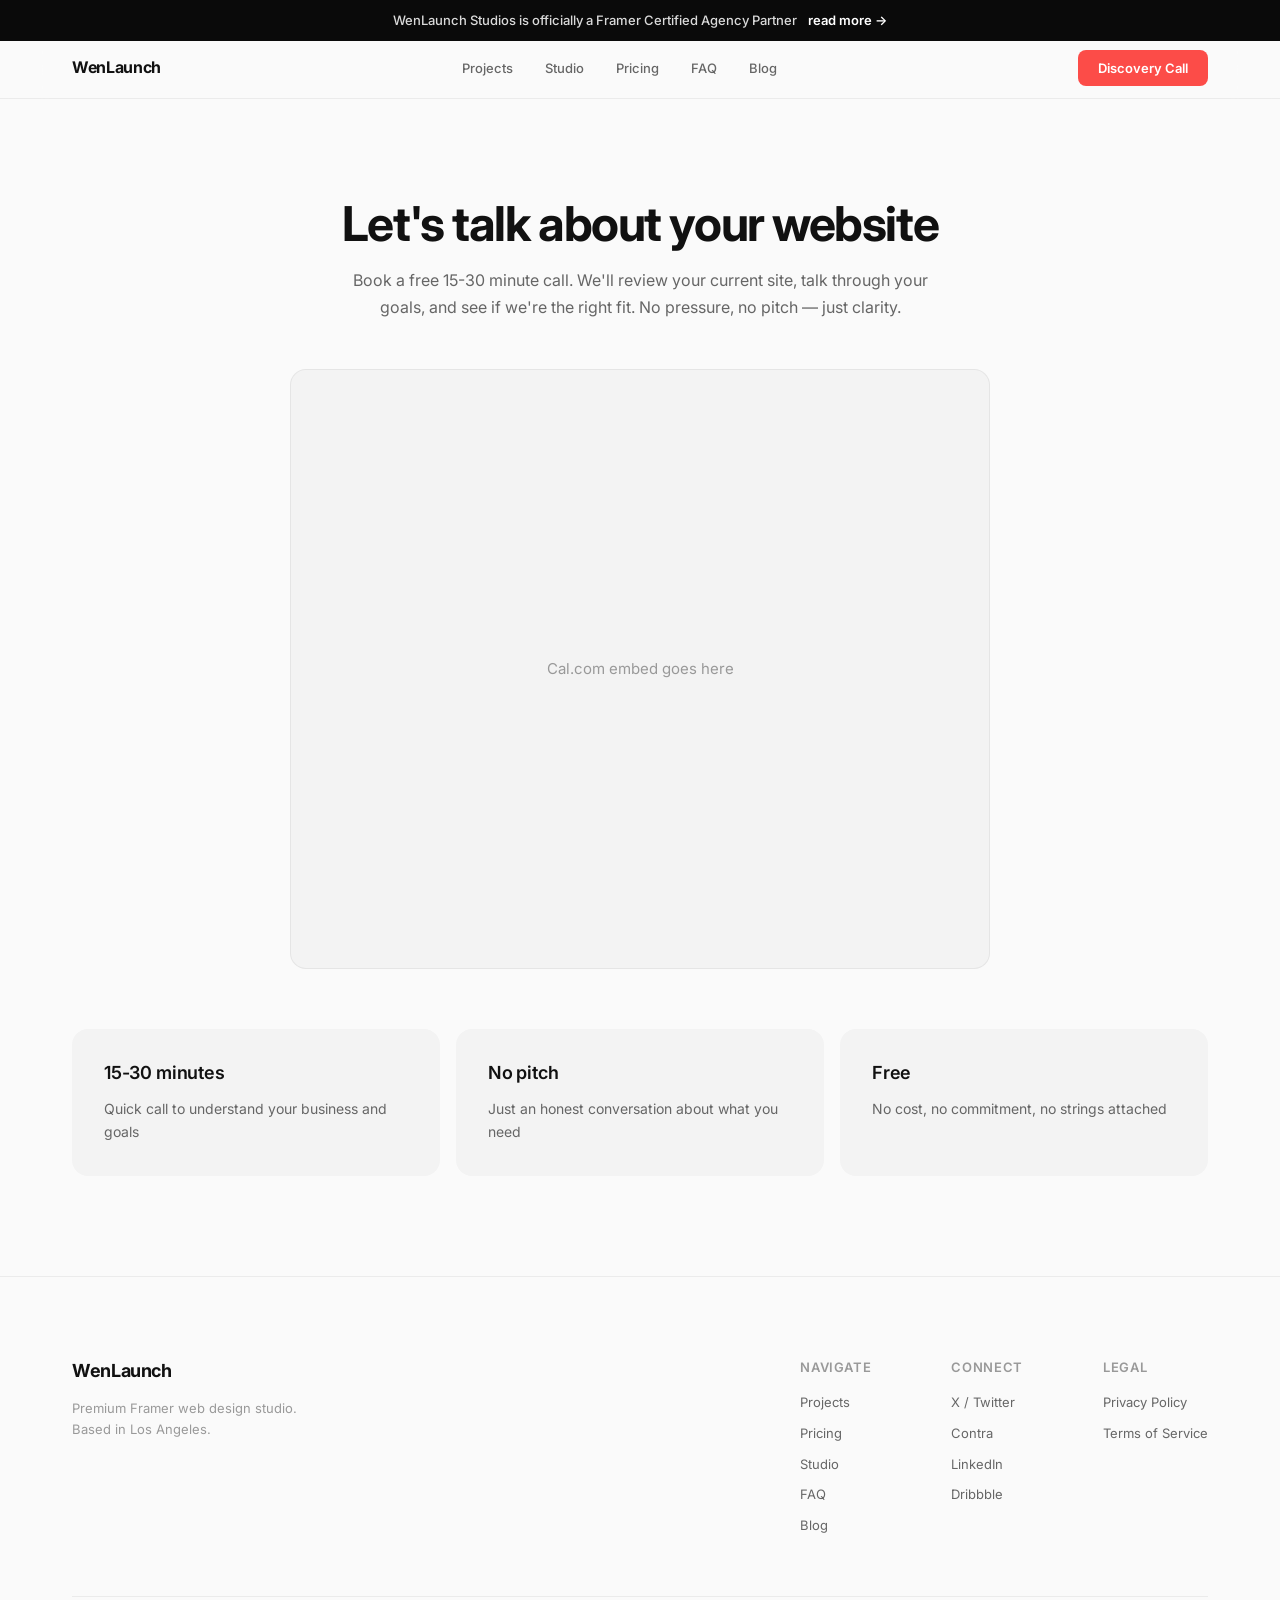
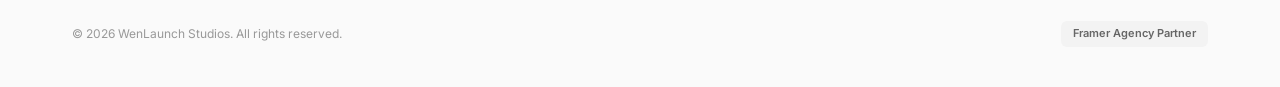
<file: discovery.html>
<!DOCTYPE html>
<html lang="en">
<head>
  <meta charset="UTF-8">
  <meta name="viewport" content="width=device-width, initial-scale=1.0">
  <title>Book a Discovery Call | WenLaunch Studios</title>
  <link rel="preconnect" href="https://fonts.googleapis.com">
  <link href="https://fonts.googleapis.com/css2?family=Inter:wght@400;500;600;700&display=swap" rel="stylesheet">
  <link rel="stylesheet" href="style.css">
</head>
<body>

  <div class="announcement-bar">
    <p>WenLaunch Studios is officially a Framer Certified Agency Partner <a href="#">read more &rarr;</a></p>
  </div>
  <nav class="nav">
    <div class="nav-inner">
      <a href="/" class="nav-logo">WenLaunch</a>
      <div class="nav-links">
        <a href="/works.html">Projects</a>
        <a href="/studio.html">Studio</a>
        <a href="/pricing.html">Pricing</a>
        <a href="/faq.html">FAQ</a>
        <a href="/blog.html">Blog</a>
      </div>
      <a href="/discovery.html" class="nav-cta">Discovery Call</a>
    </div>
  </nav>

  <section class="works-hero container" style="text-align: center;">
    <h1 class="works-headline">Let's talk about your website</h1>
    <p class="works-sub" style="max-width: 600px; margin: 0 auto 48px;">Book a free 15-30 minute call. We'll review your current site, talk through your goals, and see if we're the right fit. No pressure, no pitch — just clarity.</p>

    <div style="width: 100%; max-width: 700px; margin: 0 auto; min-height: 600px; background: #f3f3f3; border-radius: 16px; border: 1px solid rgba(0,0,0,0.06); display: flex; align-items: center; justify-content: center;">
      <p style="color: #999; font-size: 15px;">Cal.com embed goes here</p>
    </div>
  </section>

  <section class="container" style="padding-bottom: 100px;">
    <div class="process-grid">
      <div class="process-step">
        <h3>15-30 minutes</h3>
        <p>Quick call to understand your business and goals</p>
      </div>
      <div class="process-step">
        <h3>No pitch</h3>
        <p>Just an honest conversation about what you need</p>
      </div>
      <div class="process-step">
        <h3>Free</h3>
        <p>No cost, no commitment, no strings attached</p>
      </div>
    </div>
  </section>

  <footer class="footer">
    <div class="container">
      <div class="footer-inner">
        <div class="footer-brand">
          <span class="footer-logo">WenLaunch</span>
          <p>Premium Framer web design studio.<br>Based in Los Angeles.</p>
        </div>
        <div class="footer-links">
          <div class="footer-col">
            <h4>Navigate</h4>
            <a href="/works.html">Projects</a>
            <a href="/pricing.html">Pricing</a>
            <a href="/studio.html">Studio</a>
            <a href="/faq.html">FAQ</a>
        <a href="/blog.html">Blog</a>
          </div>
          <div class="footer-col">
            <h4>Connect</h4>
            <a href="https://x.com/masonwenlaunch" target="_blank">X / Twitter</a>
            <a href="https://contra.com/masonmprice" target="_blank">Contra</a>
            <a href="https://linkedin.com/in/masonprice" target="_blank">LinkedIn</a>
            <a href="https://dribbble.com/WenLaunch" target="_blank">Dribbble</a>
          </div>
          <div class="footer-col">
            <h4>Legal</h4>
            <a href="#">Privacy Policy</a>
            <a href="#">Terms of Service</a>
          </div>
        </div>
      </div>
      <div class="footer-bottom">
        <p>&copy; 2026 WenLaunch Studios. All rights reserved.</p>
        <span class="footer-badge">Framer Agency Partner</span>
      </div>
    </div>
  </footer>

</body>
</html>
</file>
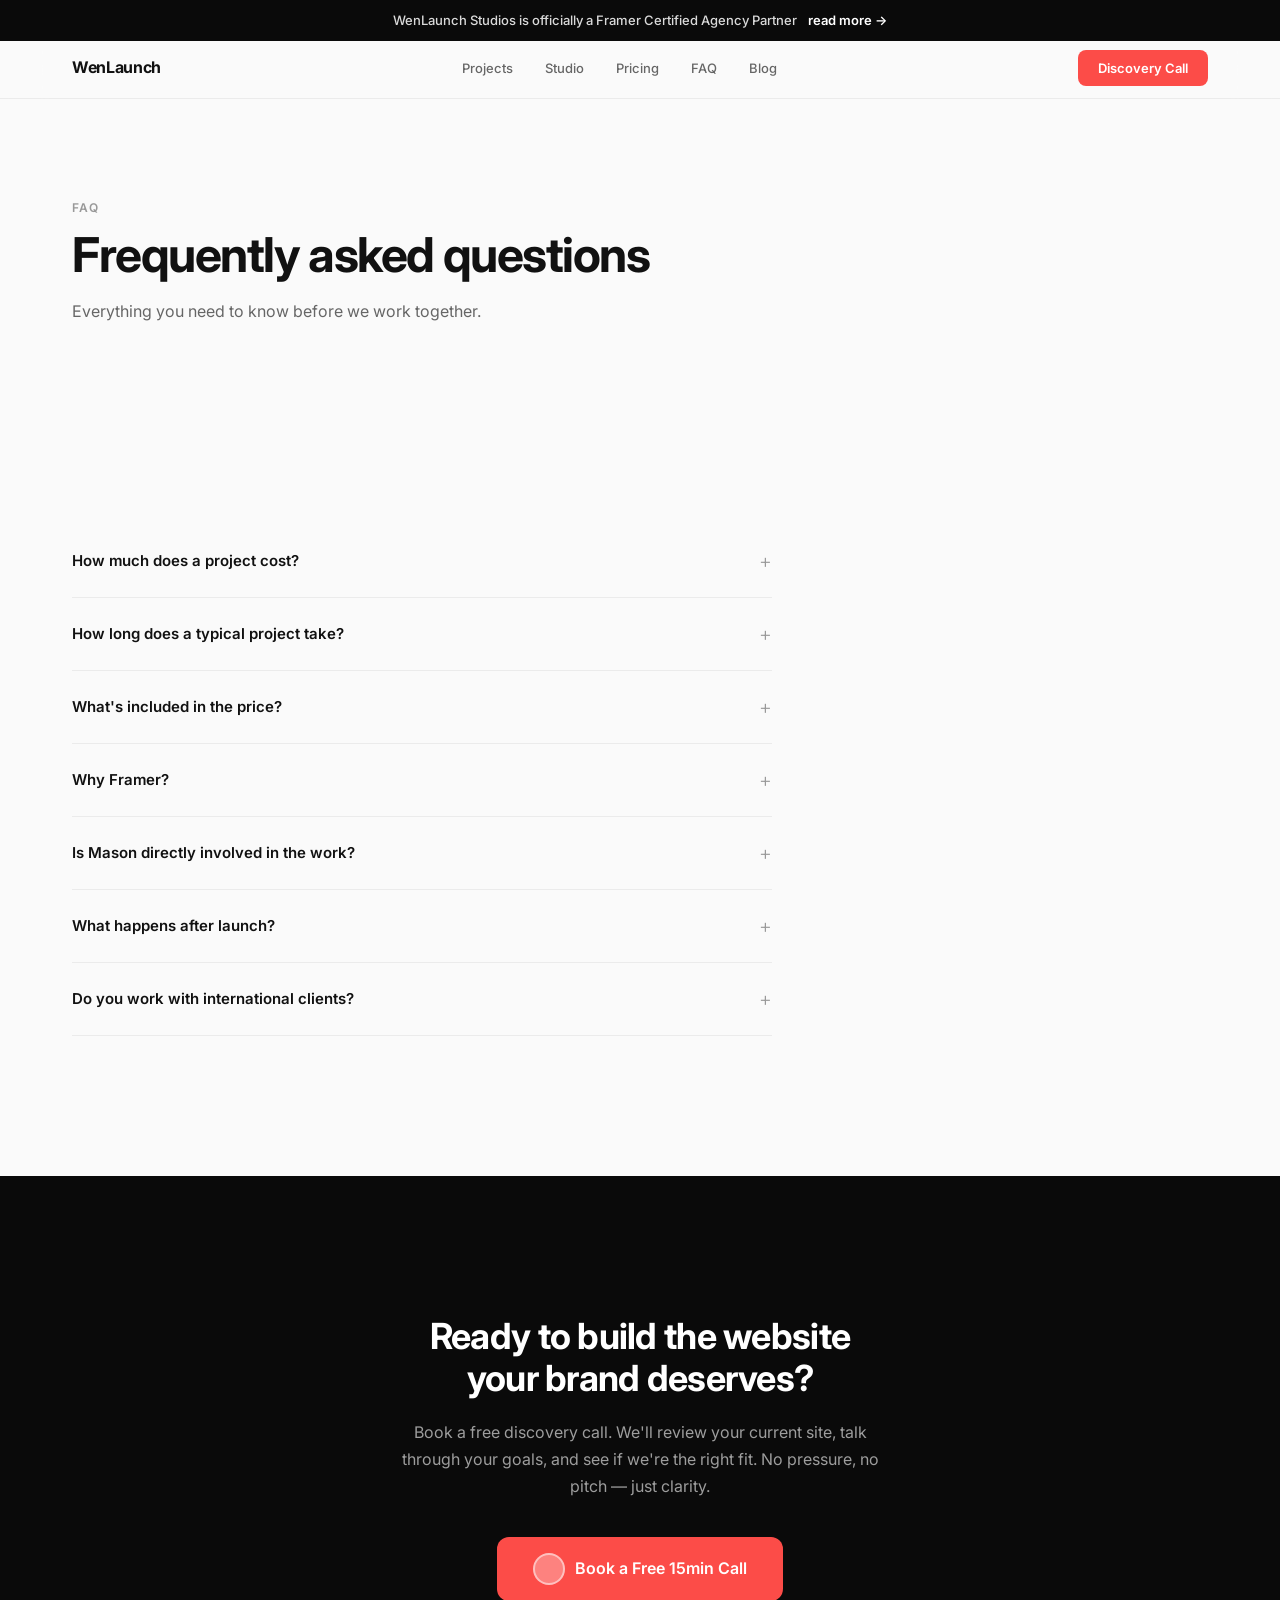
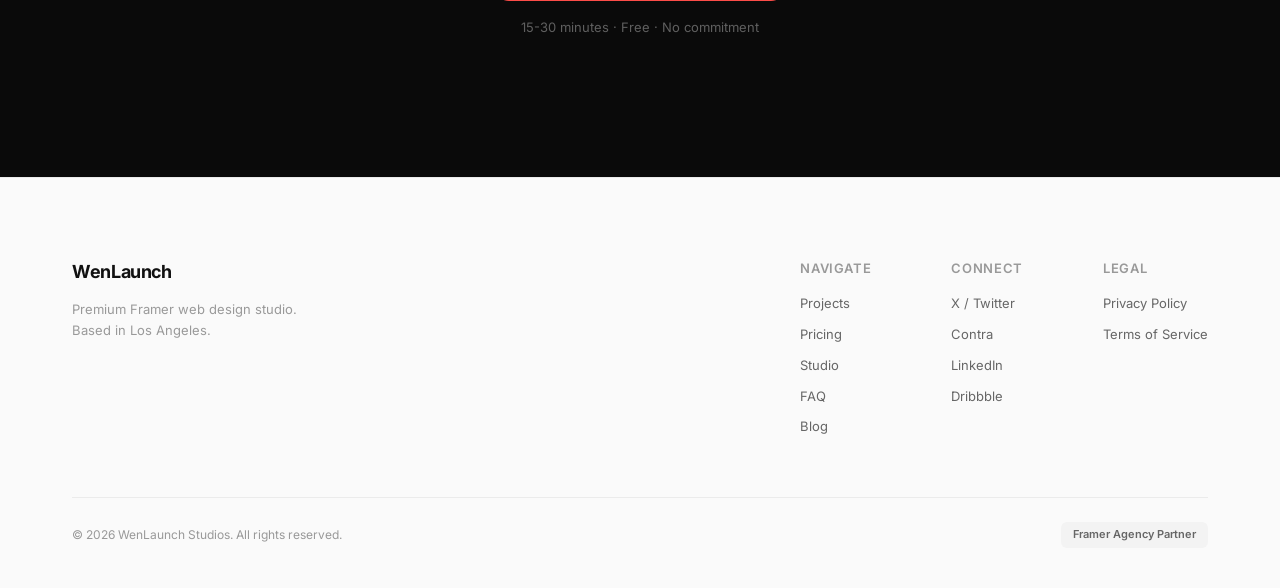
<file: faq.html>
<!DOCTYPE html>
<html lang="en">
<head>
  <meta charset="UTF-8">
  <meta name="viewport" content="width=device-width, initial-scale=1.0">
  <title>FAQ | WenLaunch Studios</title>
  <link rel="preconnect" href="https://fonts.googleapis.com">
  <link href="https://fonts.googleapis.com/css2?family=Inter:wght@400;500;600;700&display=swap" rel="stylesheet">
  <link rel="stylesheet" href="style.css">
</head>
<body>

  <div class="announcement-bar">
    <p>WenLaunch Studios is officially a Framer Certified Agency Partner <a href="#">read more &rarr;</a></p>
  </div>
  <nav class="nav">
    <div class="nav-inner">
      <a href="/" class="nav-logo">WenLaunch</a>
      <div class="nav-links">
        <a href="/works.html">Projects</a>
        <a href="/studio.html">Studio</a>
        <a href="/pricing.html">Pricing</a>
        <a href="/faq.html">FAQ</a>
        <a href="/blog.html">Blog</a>
      </div>
      <a href="/discovery.html" class="nav-cta">Discovery Call</a>
    </div>
  </nav>

  <!-- HERO -->
  <section class="works-hero">
    <div class="container">
      <p class="section-label">FAQ</p>
      <h1 class="works-headline">Frequently asked questions</h1>
      <p class="works-sub">Everything you need to know before we work together.</p>
    </div>
  </section>

  <!-- FAQ -->
  <section class="faq">
    <div class="container">
      <div class="faq-list">
        <details class="faq-item">
          <summary>How much does a project cost?</summary>
          <p>Marketing websites start at $8,000, e-commerce stores start at $6,000, and landing pages start at $3,000. Final pricing depends on scope, number of pages, and complexity. We'll cover everything on the discovery call.</p>
        </details>
        <details class="faq-item">
          <summary>How long does a typical project take?</summary>
          <p>Most projects are delivered in 4-6 weeks. Landing pages can be faster (2-3 weeks). We'll set a clear timeline during kickoff.</p>
        </details>
        <details class="faq-item">
          <summary>What's included in the price?</summary>
          <p>Everything from research and wireframes to visual design, Framer development, and launch. You get a fully functional, SEO-ready website that your team can update without a developer.</p>
        </details>
        <details class="faq-item">
          <summary>Why Framer?</summary>
          <p>Framer gives you the best of both worlds &mdash; design-quality results with the flexibility of a CMS your team can manage. It's faster to build, faster to load, and doesn't require ongoing developer maintenance like WordPress. We've built 100+ sites in Framer and it's the only platform we work in.</p>
        </details>
        <details class="faq-item">
          <summary>Is Mason directly involved in the work?</summary>
          <p>Yes. Mason is the Creative Director and is personally involved in every project &mdash; from strategy and design direction to final QA before launch. Our in-house design team works alongside Mason to deliver faster without sacrificing quality.</p>
        </details>
        <details class="faq-item">
          <summary>What happens after launch?</summary>
          <p>We include 30 days of post-launch support for any tweaks or issues. We also offer ongoing maintenance if needed. And since it's built in Framer, your team can make content updates themselves.</p>
        </details>
        <details class="faq-item">
          <summary>Do you work with international clients?</summary>
          <p>We primarily work with US-based companies, but we're open to international projects if the fit is right.</p>
        </details>
      </div>
    </div>
  </section>

  <!-- CTA -->
  <section class="final-cta">
    <div class="container">
      <h2>Ready to build the website<br>your brand deserves?</h2>
      <p>Book a free discovery call. We'll review your current site, talk through your goals, and see if we're the right fit. No pressure, no pitch &mdash; just clarity.</p>
      <a href="/discovery.html" class="btn btn-primary btn-lg"><span class="btn-avatar btn-avatar-lg"></span>Book a Free 15min Call</a>
      <span class="cta-meta">15-30 minutes &middot; Free &middot; No commitment</span>
    </div>
  </section>

  <footer class="footer">
    <div class="container">
      <div class="footer-inner">
        <div class="footer-brand">
          <span class="footer-logo">WenLaunch</span>
          <p>Premium Framer web design studio.<br>Based in Los Angeles.</p>
        </div>
        <div class="footer-links">
          <div class="footer-col">
            <h4>Navigate</h4>
            <a href="/works.html">Projects</a>
            <a href="/pricing.html">Pricing</a>
            <a href="/studio.html">Studio</a>
            <a href="/faq.html">FAQ</a>
        <a href="/blog.html">Blog</a>
          </div>
          <div class="footer-col">
            <h4>Connect</h4>
            <a href="https://x.com/masonwenlaunch" target="_blank">X / Twitter</a>
            <a href="https://contra.com/masonmprice" target="_blank">Contra</a>
            <a href="https://linkedin.com/in/masonprice" target="_blank">LinkedIn</a>
            <a href="https://dribbble.com/WenLaunch" target="_blank">Dribbble</a>
          </div>
          <div class="footer-col">
            <h4>Legal</h4>
            <a href="#">Privacy Policy</a>
            <a href="#">Terms of Service</a>
          </div>
        </div>
      </div>
      <div class="footer-bottom">
        <p>&copy; 2026 WenLaunch Studios. All rights reserved.</p>
        <span class="footer-badge">Framer Agency Partner</span>
      </div>
    </div>
  </footer>

</body>
</html>
</file>
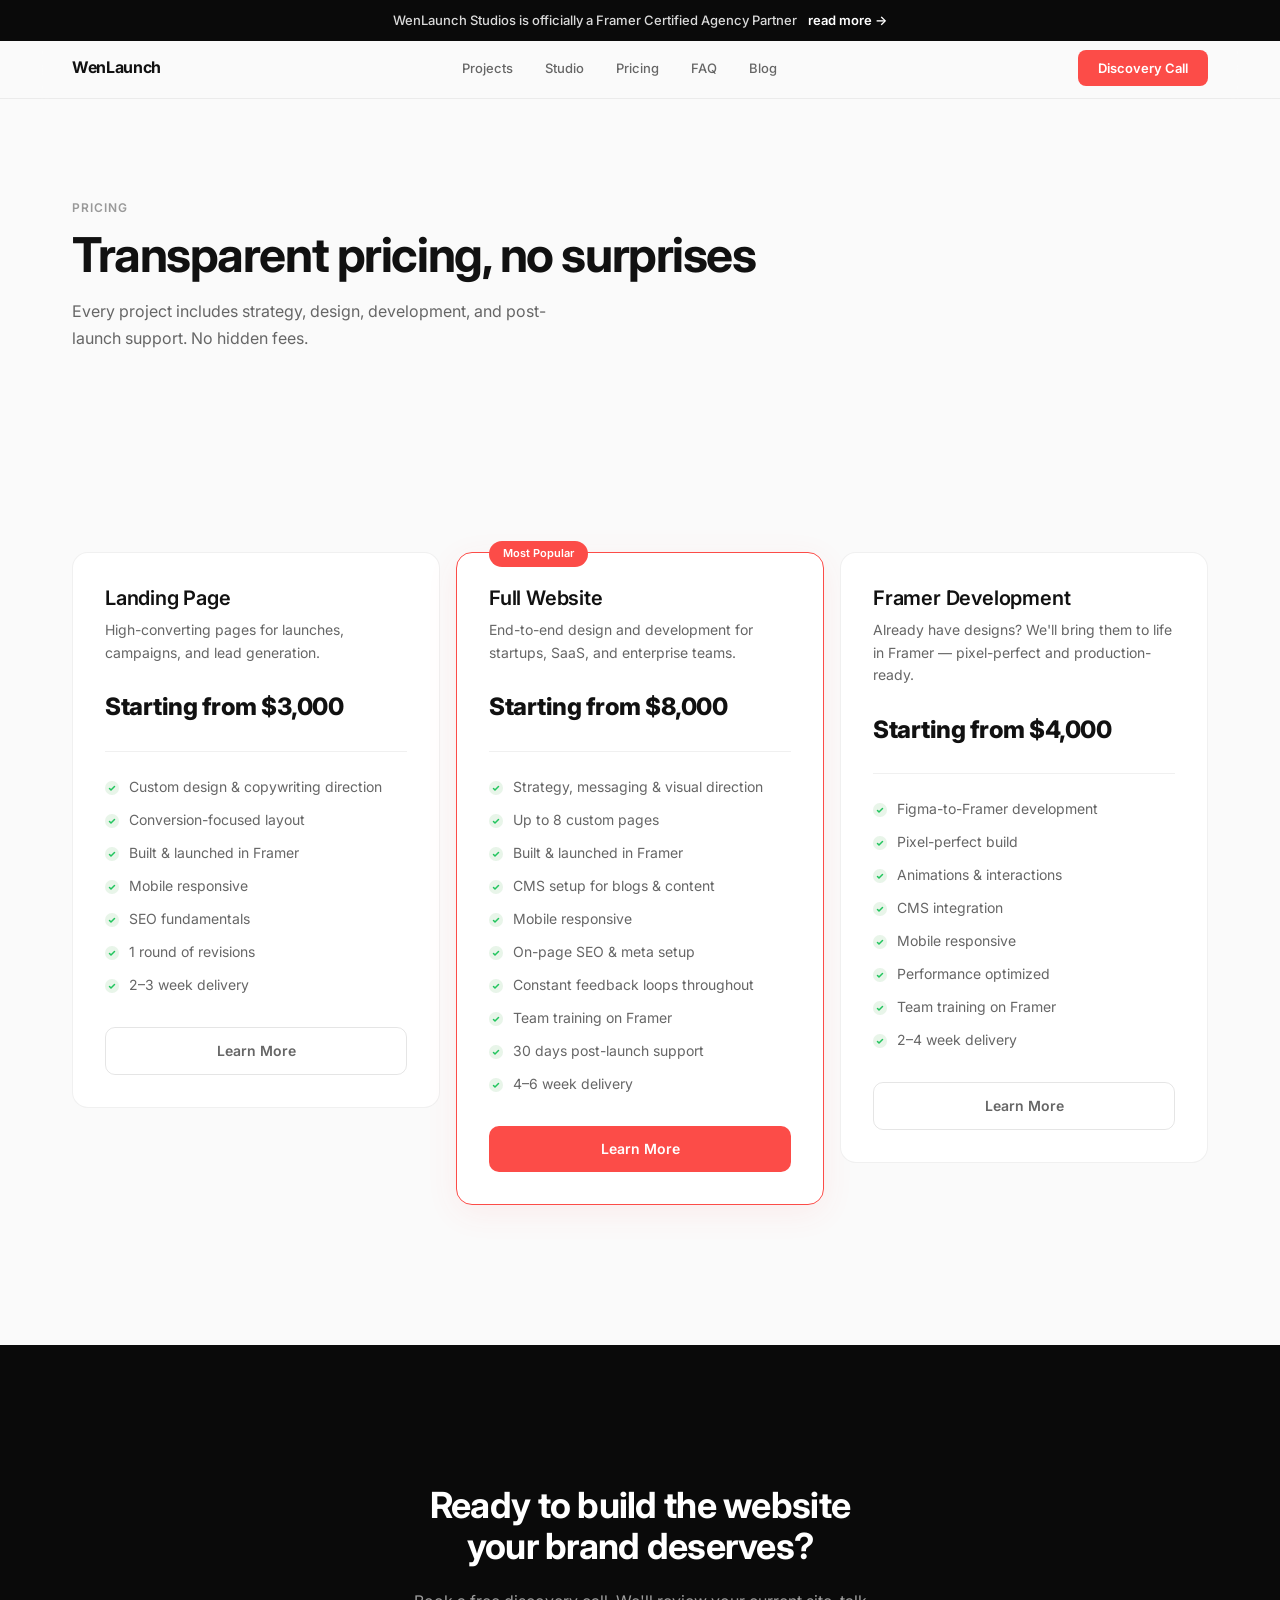
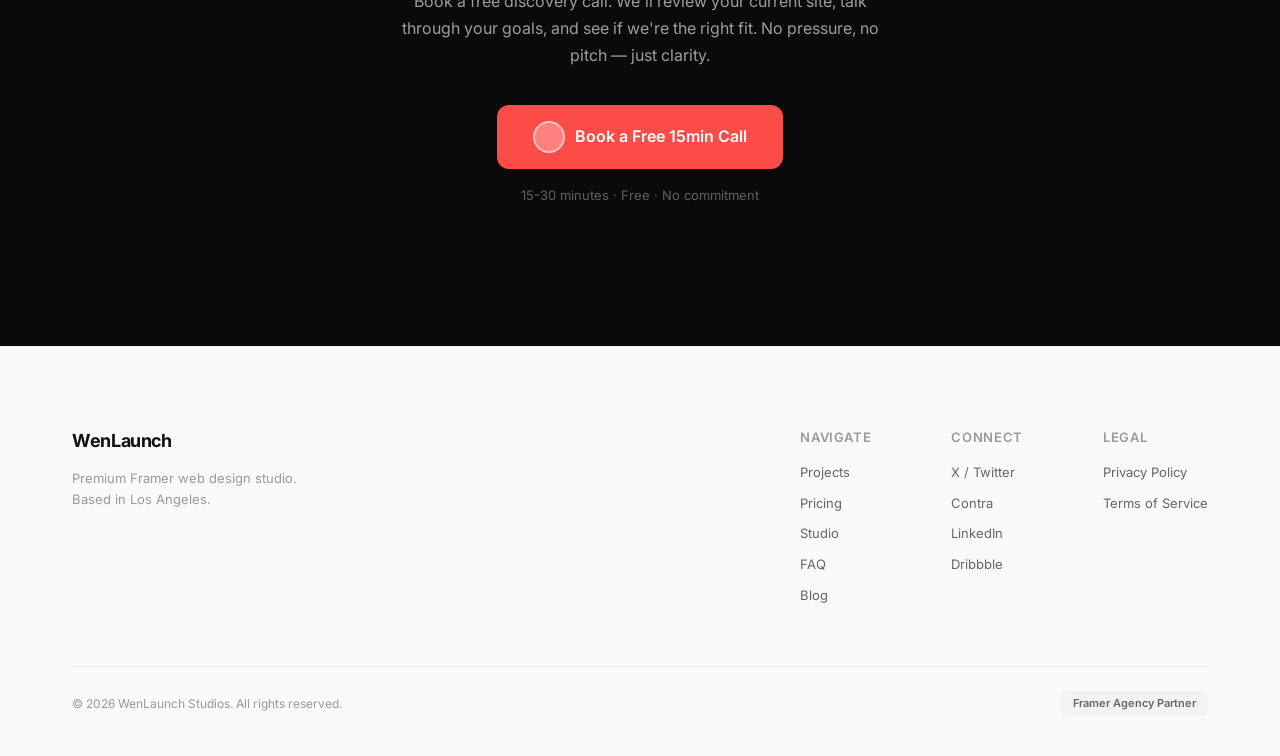
<file: pricing.html>
<!DOCTYPE html>
<html lang="en">
<head>
  <meta charset="UTF-8">
  <meta name="viewport" content="width=device-width, initial-scale=1.0">
  <title>Pricing | WenLaunch Studios</title>
  <link rel="preconnect" href="https://fonts.googleapis.com">
  <link href="https://fonts.googleapis.com/css2?family=Inter:wght@400;500;600;700&display=swap" rel="stylesheet">
  <link rel="stylesheet" href="style.css">
</head>
<body>

  <div class="announcement-bar">
    <p>WenLaunch Studios is officially a Framer Certified Agency Partner <a href="#">read more &rarr;</a></p>
  </div>
  <nav class="nav">
    <div class="nav-inner">
      <a href="/" class="nav-logo">WenLaunch</a>
      <div class="nav-links">
        <a href="/works.html">Projects</a>
        <a href="/studio.html">Studio</a>
        <a href="/pricing.html">Pricing</a>
        <a href="/faq.html">FAQ</a>
        <a href="/blog.html">Blog</a>
      </div>
      <a href="/discovery.html" class="nav-cta">Discovery Call</a>
    </div>
  </nav>

  <!-- HERO -->
  <section class="works-hero">
    <div class="container">
      <p class="section-label">Pricing</p>
      <h1 class="works-headline">Transparent pricing, no surprises</h1>
      <p class="works-sub">Every project includes strategy, design, development, and post-launch support. No hidden fees.</p>
    </div>
  </section>

  <!-- PRICING -->
  <section class="pricing">
    <div class="container">
      <div class="pricing-grid">
        <div class="pricing-card">
          <h3>Landing Page</h3>
          <p class="pricing-desc">High-converting pages for launches, campaigns, and lead generation.</p>
          <div class="pricing-amount">Starting from $3,000</div>
          <ul class="pricing-perks">
            <li>Custom design &amp; copywriting direction</li>
            <li>Conversion-focused layout</li>
            <li>Built &amp; launched in Framer</li>
            <li>Mobile responsive</li>
            <li>SEO fundamentals</li>
            <li>1 round of revisions</li>
            <li>2&ndash;3 week delivery</li>
          </ul>
          <a href="/services/landing-pages.html" class="btn btn-ghost btn-pricing">Learn More</a>
        </div>
        <div class="pricing-card pricing-card-featured">
          <div class="pricing-badge">Most Popular</div>
          <h3>Full Website</h3>
          <p class="pricing-desc">End-to-end design and development for startups, SaaS, and enterprise teams.</p>
          <div class="pricing-amount">Starting from $8,000</div>
          <ul class="pricing-perks">
            <li>Strategy, messaging &amp; visual direction</li>
            <li>Up to 8 custom pages</li>
            <li>Built &amp; launched in Framer</li>
            <li>CMS setup for blogs &amp; content</li>
            <li>Mobile responsive</li>
            <li>On-page SEO &amp; meta setup</li>
            <li>Constant feedback loops throughout</li>
            <li>Team training on Framer</li>
            <li>30 days post-launch support</li>
            <li>4&ndash;6 week delivery</li>
          </ul>
          <a href="/services/full-website.html" class="btn btn-primary btn-pricing">Learn More</a>
        </div>
        <div class="pricing-card">
          <h3>Framer Development</h3>
          <p class="pricing-desc">Already have designs? We'll bring them to life in Framer &mdash; pixel-perfect and production-ready.</p>
          <div class="pricing-amount">Starting from $4,000</div>
          <ul class="pricing-perks">
            <li>Figma-to-Framer development</li>
            <li>Pixel-perfect build</li>
            <li>Animations &amp; interactions</li>
            <li>CMS integration</li>
            <li>Mobile responsive</li>
            <li>Performance optimized</li>
            <li>Team training on Framer</li>
            <li>2&ndash;4 week delivery</li>
          </ul>
          <a href="/services/framer-development.html" class="btn btn-ghost btn-pricing">Learn More</a>
        </div>
      </div>
    </div>
  </section>

  <!-- CTA -->
  <section class="final-cta">
    <div class="container">
      <h2>Ready to build the website<br>your brand deserves?</h2>
      <p>Book a free discovery call. We'll review your current site, talk through your goals, and see if we're the right fit. No pressure, no pitch &mdash; just clarity.</p>
      <a href="/discovery.html" class="btn btn-primary btn-lg"><span class="btn-avatar btn-avatar-lg"></span>Book a Free 15min Call</a>
      <span class="cta-meta">15-30 minutes &middot; Free &middot; No commitment</span>
    </div>
  </section>

  <footer class="footer">
    <div class="container">
      <div class="footer-inner">
        <div class="footer-brand">
          <span class="footer-logo">WenLaunch</span>
          <p>Premium Framer web design studio.<br>Based in Los Angeles.</p>
        </div>
        <div class="footer-links">
          <div class="footer-col">
            <h4>Navigate</h4>
            <a href="/works.html">Projects</a>
            <a href="/pricing.html">Pricing</a>
            <a href="/studio.html">Studio</a>
            <a href="/faq.html">FAQ</a>
        <a href="/blog.html">Blog</a>
          </div>
          <div class="footer-col">
            <h4>Connect</h4>
            <a href="https://x.com/masonwenlaunch" target="_blank">X / Twitter</a>
            <a href="https://contra.com/masonmprice" target="_blank">Contra</a>
            <a href="https://linkedin.com/in/masonprice" target="_blank">LinkedIn</a>
            <a href="https://dribbble.com/WenLaunch" target="_blank">Dribbble</a>
          </div>
          <div class="footer-col">
            <h4>Legal</h4>
            <a href="#">Privacy Policy</a>
            <a href="#">Terms of Service</a>
          </div>
        </div>
      </div>
      <div class="footer-bottom">
        <p>&copy; 2026 WenLaunch Studios. All rights reserved.</p>
        <span class="footer-badge">Framer Agency Partner</span>
      </div>
    </div>
  </footer>

</body>
</html>
</file>
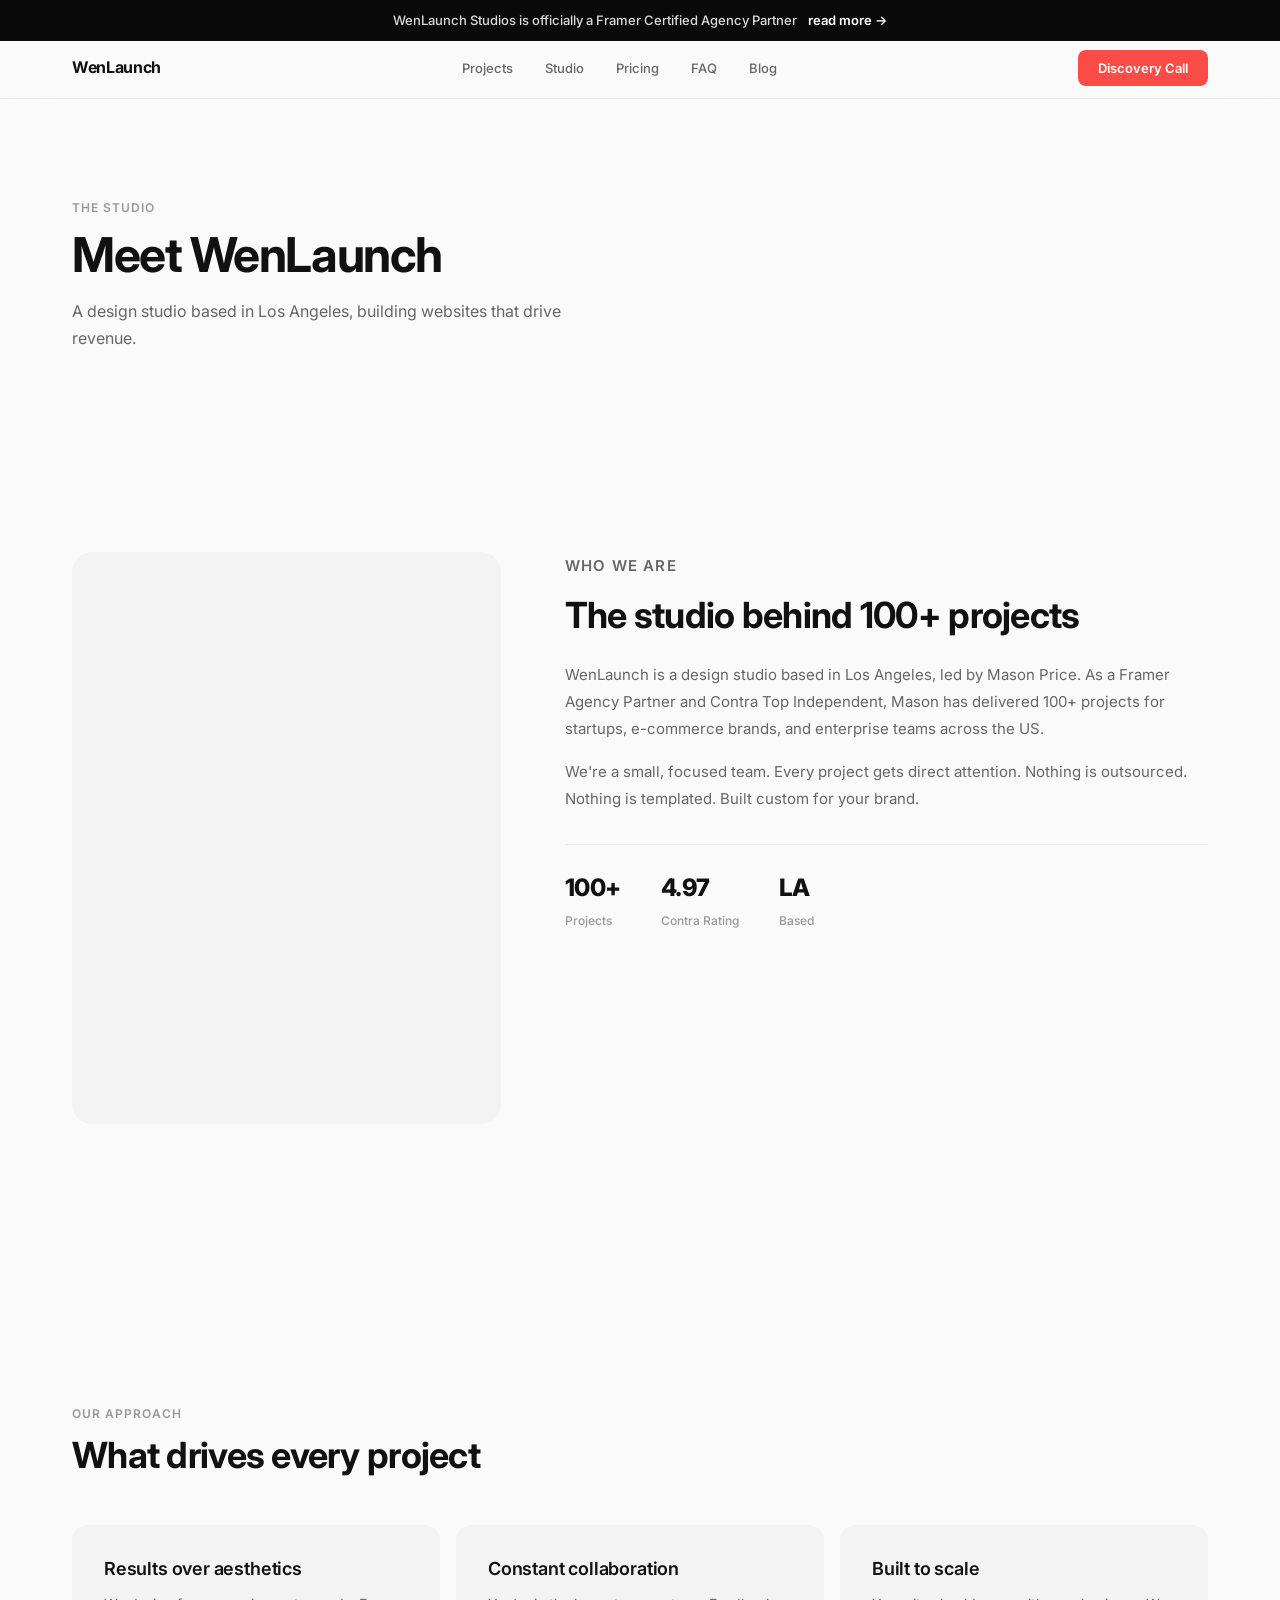
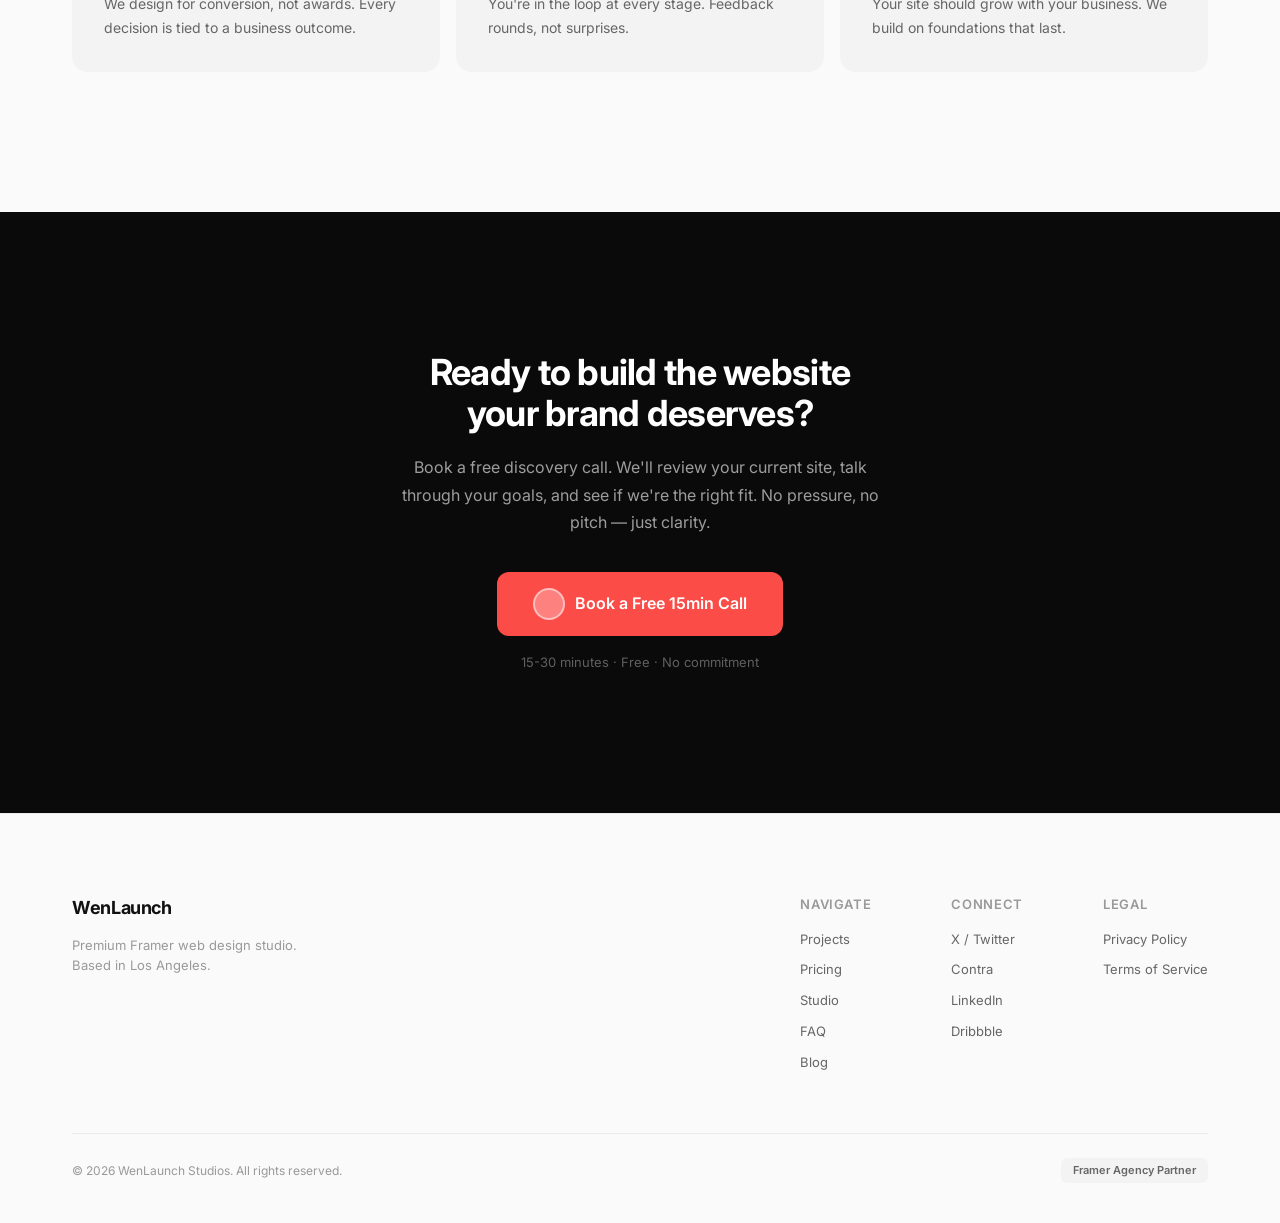
<file: studio.html>
<!DOCTYPE html>
<html lang="en">
<head>
  <meta charset="UTF-8">
  <meta name="viewport" content="width=device-width, initial-scale=1.0">
  <title>Studio | WenLaunch Studios</title>
  <link rel="preconnect" href="https://fonts.googleapis.com">
  <link href="https://fonts.googleapis.com/css2?family=Inter:wght@400;500;600;700&display=swap" rel="stylesheet">
  <link rel="stylesheet" href="style.css">
</head>
<body>

  <div class="announcement-bar">
    <p>WenLaunch Studios is officially a Framer Certified Agency Partner <a href="#">read more &rarr;</a></p>
  </div>
  <nav class="nav">
    <div class="nav-inner">
      <a href="/" class="nav-logo">WenLaunch</a>
      <div class="nav-links">
        <a href="/works.html">Projects</a>
        <a href="/studio.html">Studio</a>
        <a href="/pricing.html">Pricing</a>
        <a href="/faq.html">FAQ</a>
        <a href="/blog.html">Blog</a>
      </div>
      <a href="/discovery.html" class="nav-cta">Discovery Call</a>
    </div>
  </nav>

  <!-- HERO -->
  <section class="works-hero">
    <div class="container">
      <p class="section-label">The Studio</p>
      <h1 class="works-headline">Meet WenLaunch</h1>
      <p class="works-sub">A design studio based in Los Angeles, building websites that drive revenue.</p>
    </div>
  </section>

  <!-- ABOUT -->
  <section class="about">
    <div class="container">
      <div class="about-inner">
        <div class="about-photo">
          <div class="about-photo-placeholder"></div>
        </div>
        <div class="about-content">
          <p class="section-label">Who we are</p>
          <h2 class="section-title">The studio behind 100+ projects</h2>
          <p>WenLaunch is a design studio based in Los Angeles, led by Mason Price. As a Framer Agency Partner and Contra Top Independent, Mason has delivered 100+ projects for startups, e-commerce brands, and enterprise teams across the US.</p>
          <p>We're a small, focused team. Every project gets direct attention. Nothing is outsourced. Nothing is templated. Built custom for your brand.</p>
          <div class="about-stats">
            <div class="about-stat">
              <span class="stat-number">100+</span>
              <span class="stat-label">Projects</span>
            </div>
            <div class="about-stat">
              <span class="stat-number">4.97</span>
              <span class="stat-label">Contra Rating</span>
            </div>
            <div class="about-stat">
              <span class="stat-number">LA</span>
              <span class="stat-label">Based</span>
            </div>
          </div>
        </div>
      </div>
    </div>
  </section>

  <!-- VALUES -->
  <section class="process">
    <div class="container">
      <p class="section-label">Our approach</p>
      <h2 class="section-title">What drives every project</h2>
      <div class="process-grid">
        <div class="process-step">
          <h3>Results over aesthetics</h3>
          <p>We design for conversion, not awards. Every decision is tied to a business outcome.</p>
        </div>
        <div class="process-step">
          <h3>Constant collaboration</h3>
          <p>You're in the loop at every stage. Feedback rounds, not surprises.</p>
        </div>
        <div class="process-step">
          <h3>Built to scale</h3>
          <p>Your site should grow with your business. We build on foundations that last.</p>
        </div>
      </div>
    </div>
  </section>

  <!-- CTA -->
  <section class="final-cta">
    <div class="container">
      <h2>Ready to build the website<br>your brand deserves?</h2>
      <p>Book a free discovery call. We'll review your current site, talk through your goals, and see if we're the right fit. No pressure, no pitch &mdash; just clarity.</p>
      <a href="/discovery.html" class="btn btn-primary btn-lg"><span class="btn-avatar btn-avatar-lg"></span>Book a Free 15min Call</a>
      <span class="cta-meta">15-30 minutes &middot; Free &middot; No commitment</span>
    </div>
  </section>

  <footer class="footer">
    <div class="container">
      <div class="footer-inner">
        <div class="footer-brand">
          <span class="footer-logo">WenLaunch</span>
          <p>Premium Framer web design studio.<br>Based in Los Angeles.</p>
        </div>
        <div class="footer-links">
          <div class="footer-col">
            <h4>Navigate</h4>
            <a href="/works.html">Projects</a>
            <a href="/pricing.html">Pricing</a>
            <a href="/studio.html">Studio</a>
            <a href="/faq.html">FAQ</a>
        <a href="/blog.html">Blog</a>
          </div>
          <div class="footer-col">
            <h4>Connect</h4>
            <a href="https://x.com/masonwenlaunch" target="_blank">X / Twitter</a>
            <a href="https://contra.com/masonmprice" target="_blank">Contra</a>
            <a href="https://linkedin.com/in/masonprice" target="_blank">LinkedIn</a>
            <a href="https://dribbble.com/WenLaunch" target="_blank">Dribbble</a>
          </div>
          <div class="footer-col">
            <h4>Legal</h4>
            <a href="#">Privacy Policy</a>
            <a href="#">Terms of Service</a>
          </div>
        </div>
      </div>
      <div class="footer-bottom">
        <p>&copy; 2026 WenLaunch Studios. All rights reserved.</p>
        <span class="footer-badge">Framer Agency Partner</span>
      </div>
    </div>
  </footer>

</body>
</html>
</file>
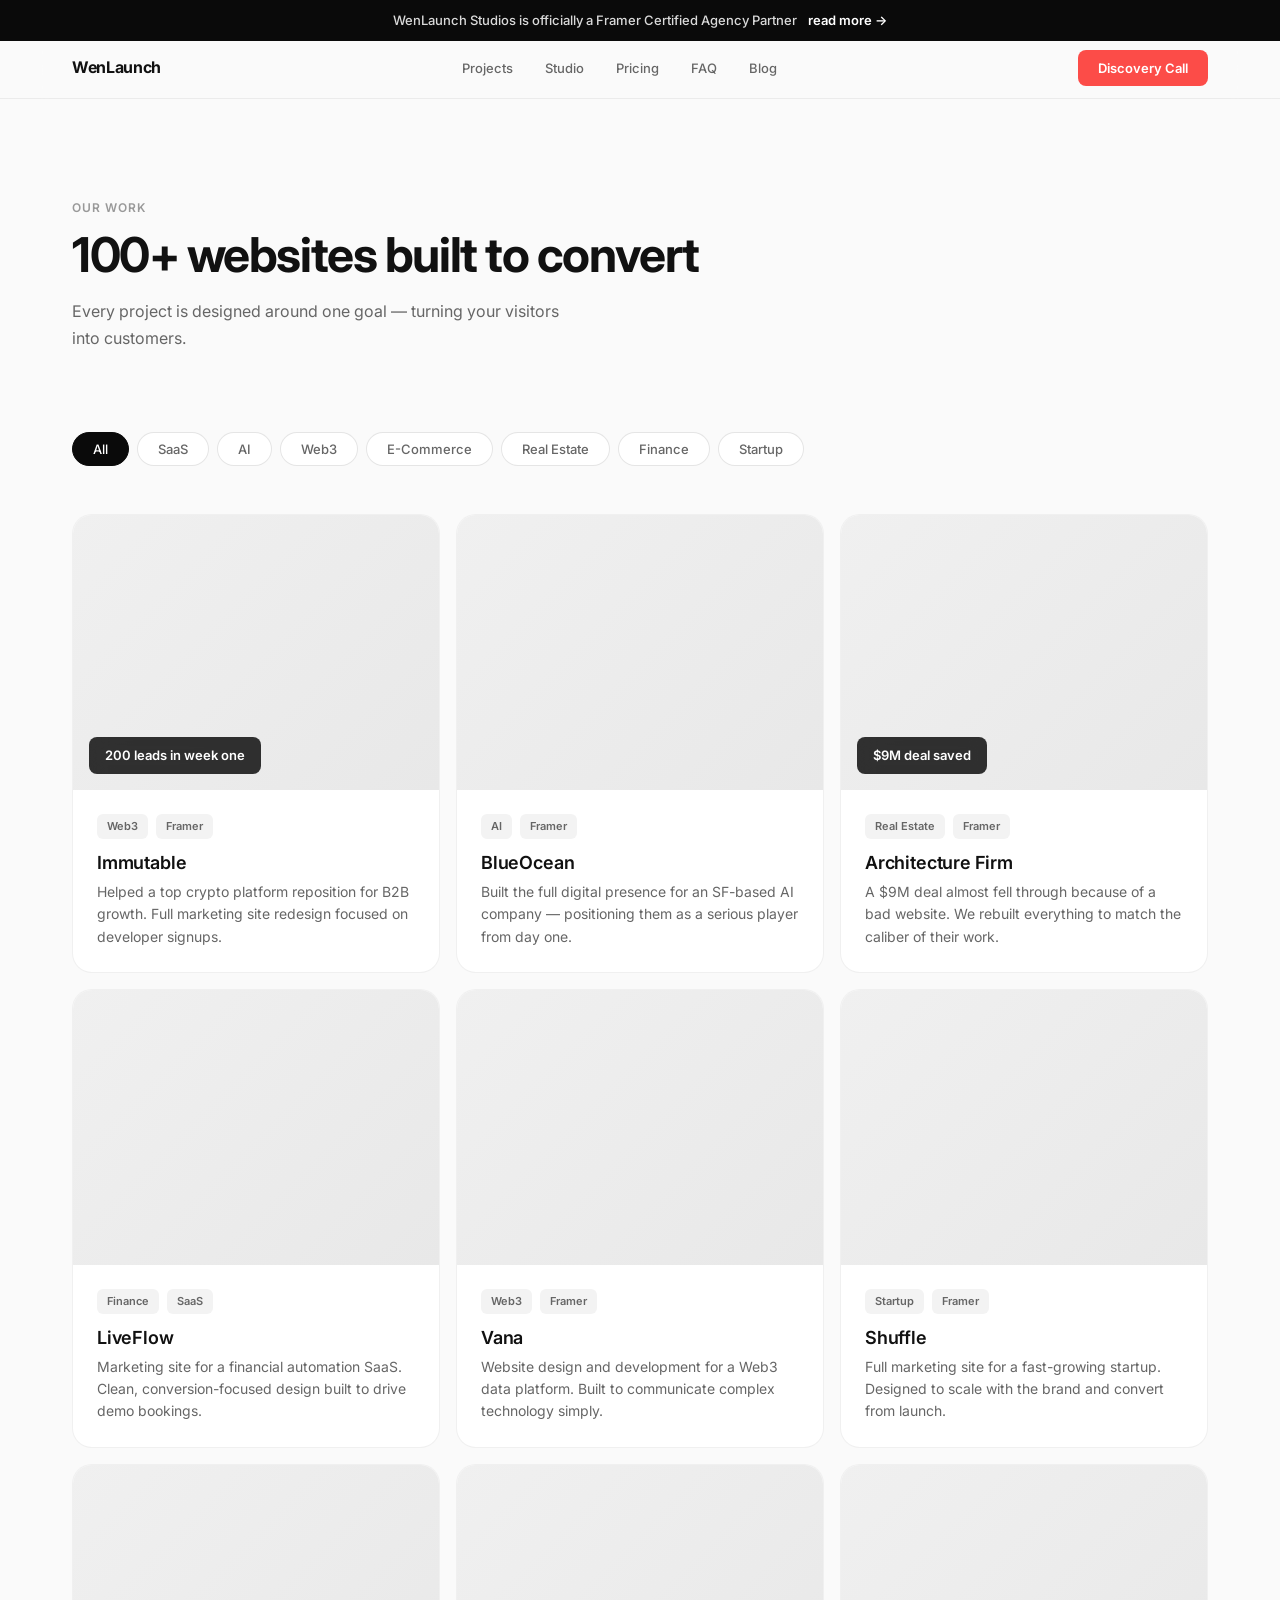
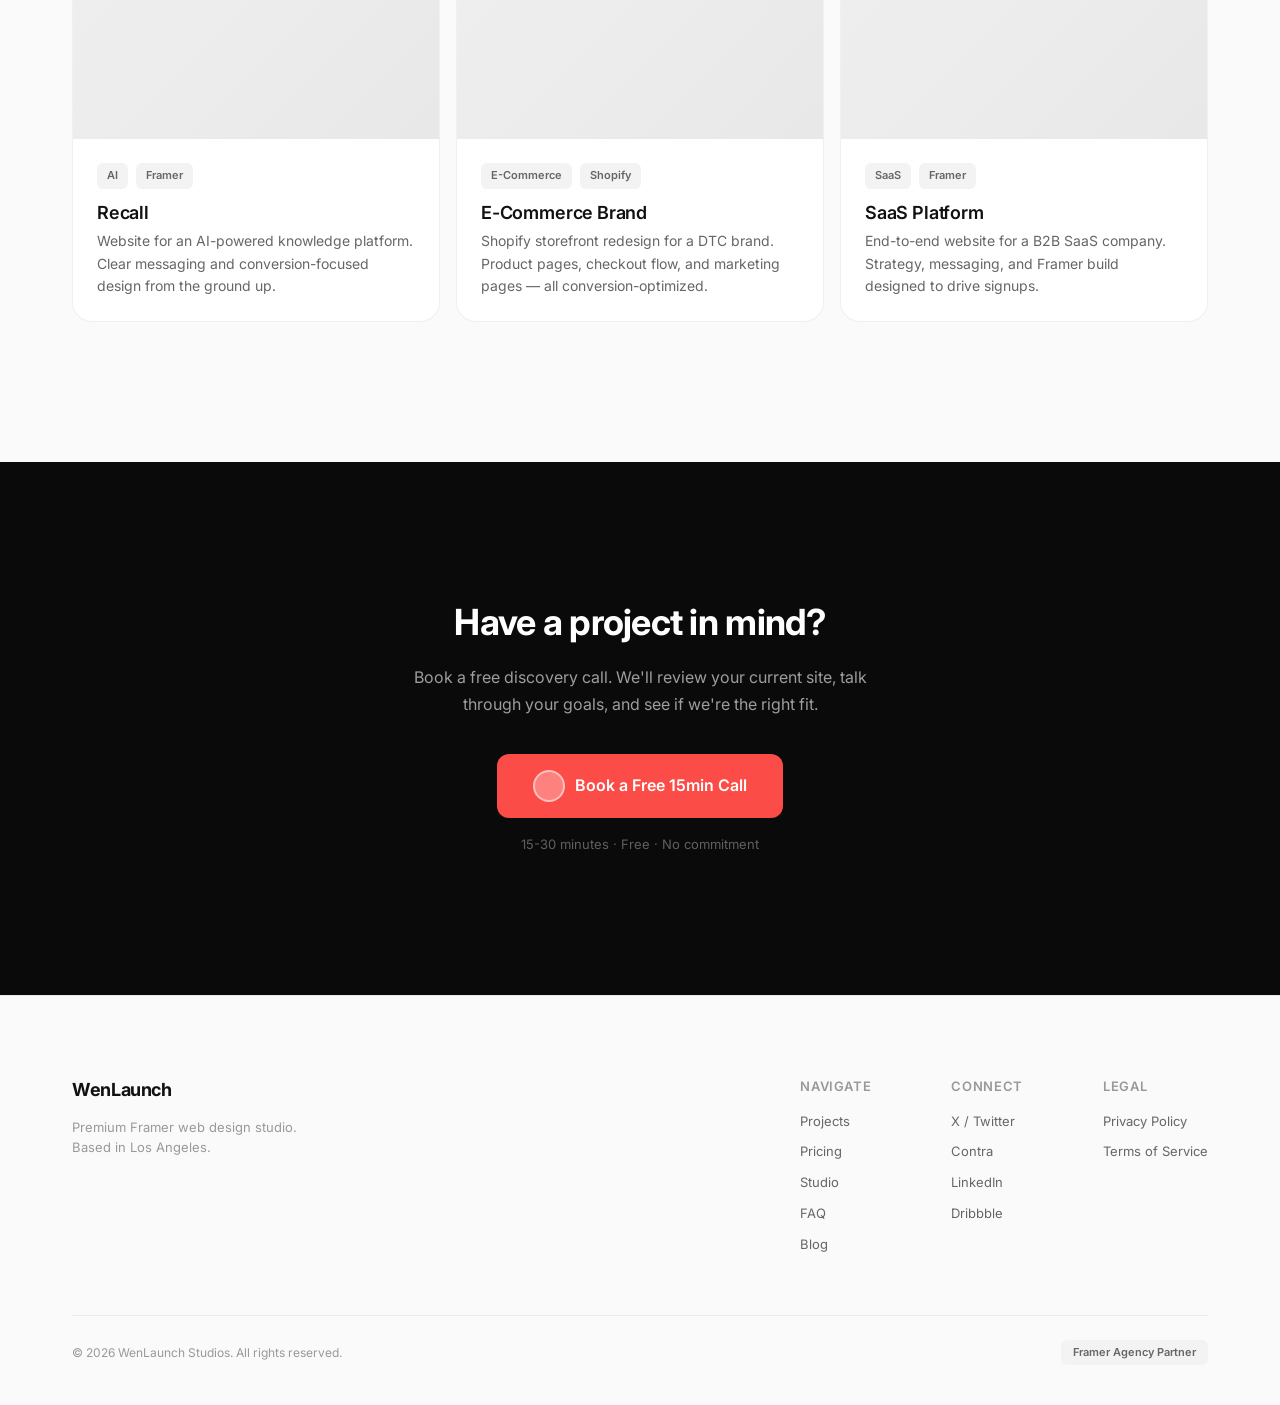
<file: works.html>
<!DOCTYPE html>
<html lang="en">
<head>
  <meta charset="UTF-8">
  <meta name="viewport" content="width=device-width, initial-scale=1.0">
  <title>Our Work | WenLaunch Studios</title>
  <meta name="description" content="Browse 100+ projects by WenLaunch Studios. Framer websites for startups, SaaS, e-commerce, AI, Web3, and enterprise teams.">
  <link rel="preconnect" href="https://fonts.googleapis.com">
  <link href="https://fonts.googleapis.com/css2?family=Inter:wght@400;500;600;700&display=swap" rel="stylesheet">
  <link rel="stylesheet" href="style.css">
</head>
<body>

  <!-- ANNOUNCEMENT BANNER -->
  <div class="announcement-bar">
    <p>WenLaunch Studios is officially a Framer Certified Agency Partner <a href="#">read more &rarr;</a></p>
  </div>

  <!-- NAV -->
  <nav class="nav">
    <div class="nav-inner">
      <a href="/" class="nav-logo">WenLaunch</a>
      <div class="nav-links">
        <a href="/works.html">Projects</a>
        <a href="/studio.html">Studio</a>
        <a href="/pricing.html">Pricing</a>
        <a href="/faq.html">FAQ</a>
        <a href="/blog.html">Blog</a>
      </div>
      <a href="/discovery.html" class="nav-cta">Discovery Call</a>
    </div>
  </nav>

  <!-- HERO -->
  <section class="works-hero">
    <div class="container">
      <p class="section-label">Our Work</p>
      <h1 class="works-headline">100+ websites built to convert</h1>
      <p class="works-sub">Every project is designed around one goal &mdash; turning your visitors into customers.</p>
    </div>
  </section>

  <!-- FILTERS -->
  <section class="works-filters">
    <div class="container">
      <div class="filter-bar">
        <button class="filter-btn active" data-filter="all">All</button>
        <button class="filter-btn" data-filter="saas">SaaS</button>
        <button class="filter-btn" data-filter="ai">AI</button>
        <button class="filter-btn" data-filter="web3">Web3</button>
        <button class="filter-btn" data-filter="ecommerce">E-Commerce</button>
        <button class="filter-btn" data-filter="real-estate">Real Estate</button>
        <button class="filter-btn" data-filter="finance">Finance</button>
        <button class="filter-btn" data-filter="startup">Startup</button>
      </div>
    </div>
  </section>

  <!-- PROJECTS GRID -->
  <section class="works-grid-section">
    <div class="container">
      <div class="works-grid">

        <div class="works-card" data-industry="web3">
          <div class="works-image">
            <div class="work-image-placeholder"></div>
            <div class="work-metric">200 leads in week one</div>
          </div>
          <div class="works-info">
            <div class="work-tags">
              <span class="work-tag">Web3</span>
              <span class="work-tag">Framer</span>
            </div>
            <h3>Immutable</h3>
            <p>Helped a top crypto platform reposition for B2B growth. Full marketing site redesign focused on developer signups.</p>
          </div>
        </div>

        <div class="works-card" data-industry="ai">
          <div class="works-image">
            <div class="work-image-placeholder"></div>
          </div>
          <div class="works-info">
            <div class="work-tags">
              <span class="work-tag">AI</span>
              <span class="work-tag">Framer</span>
            </div>
            <h3>BlueOcean</h3>
            <p>Built the full digital presence for an SF-based AI company &mdash; positioning them as a serious player from day one.</p>
          </div>
        </div>

        <div class="works-card" data-industry="real-estate">
          <div class="works-image">
            <div class="work-image-placeholder"></div>
            <div class="work-metric">$9M deal saved</div>
          </div>
          <div class="works-info">
            <div class="work-tags">
              <span class="work-tag">Real Estate</span>
              <span class="work-tag">Framer</span>
            </div>
            <h3>Architecture Firm</h3>
            <p>A $9M deal almost fell through because of a bad website. We rebuilt everything to match the caliber of their work.</p>
          </div>
        </div>

        <div class="works-card" data-industry="finance saas">
          <div class="works-image">
            <div class="work-image-placeholder"></div>
          </div>
          <div class="works-info">
            <div class="work-tags">
              <span class="work-tag">Finance</span>
              <span class="work-tag">SaaS</span>
            </div>
            <h3>LiveFlow</h3>
            <p>Marketing site for a financial automation SaaS. Clean, conversion-focused design built to drive demo bookings.</p>
          </div>
        </div>

        <div class="works-card" data-industry="web3">
          <div class="works-image">
            <div class="work-image-placeholder"></div>
          </div>
          <div class="works-info">
            <div class="work-tags">
              <span class="work-tag">Web3</span>
              <span class="work-tag">Framer</span>
            </div>
            <h3>Vana</h3>
            <p>Website design and development for a Web3 data platform. Built to communicate complex technology simply.</p>
          </div>
        </div>

        <div class="works-card" data-industry="startup saas">
          <div class="works-image">
            <div class="work-image-placeholder"></div>
          </div>
          <div class="works-info">
            <div class="work-tags">
              <span class="work-tag">Startup</span>
              <span class="work-tag">Framer</span>
            </div>
            <h3>Shuffle</h3>
            <p>Full marketing site for a fast-growing startup. Designed to scale with the brand and convert from launch.</p>
          </div>
        </div>

        <div class="works-card" data-industry="ai startup">
          <div class="works-image">
            <div class="work-image-placeholder"></div>
          </div>
          <div class="works-info">
            <div class="work-tags">
              <span class="work-tag">AI</span>
              <span class="work-tag">Framer</span>
            </div>
            <h3>Recall</h3>
            <p>Website for an AI-powered knowledge platform. Clear messaging and conversion-focused design from the ground up.</p>
          </div>
        </div>

        <div class="works-card" data-industry="ecommerce">
          <div class="works-image">
            <div class="work-image-placeholder"></div>
          </div>
          <div class="works-info">
            <div class="work-tags">
              <span class="work-tag">E-Commerce</span>
              <span class="work-tag">Shopify</span>
            </div>
            <h3>E-Commerce Brand</h3>
            <p>Shopify storefront redesign for a DTC brand. Product pages, checkout flow, and marketing pages &mdash; all conversion-optimized.</p>
          </div>
        </div>

        <div class="works-card" data-industry="saas startup">
          <div class="works-image">
            <div class="work-image-placeholder"></div>
          </div>
          <div class="works-info">
            <div class="work-tags">
              <span class="work-tag">SaaS</span>
              <span class="work-tag">Framer</span>
            </div>
            <h3>SaaS Platform</h3>
            <p>End-to-end website for a B2B SaaS company. Strategy, messaging, and Framer build designed to drive signups.</p>
          </div>
        </div>

      </div>
    </div>
  </section>

  <!-- CTA -->
  <section class="final-cta" id="cta">
    <div class="container">
      <h2>Have a project in mind?</h2>
      <p>Book a free discovery call. We'll review your current site, talk through your goals, and see if we're the right fit.</p>
      <a href="https://cal.com" class="btn btn-primary btn-lg"><span class="btn-avatar btn-avatar-lg"></span>Book a Free 15min Call</a>
      <span class="cta-meta">15-30 minutes &middot; Free &middot; No commitment</span>
    </div>
  </section>

  <!-- FOOTER -->
  <footer class="footer">
    <div class="container">
      <div class="footer-inner">
        <div class="footer-brand">
          <span class="footer-logo">WenLaunch</span>
          <p>Premium Framer web design studio.<br>Based in Los Angeles.</p>
        </div>
        <div class="footer-links">
          <div class="footer-col">
            <h4>Navigate</h4>
            <a href="/works.html">Projects</a>
            <a href="/pricing.html">Pricing</a>
            <a href="/studio.html">Studio</a>
            <a href="/faq.html">FAQ</a>
        <a href="/blog.html">Blog</a>
          </div>
          <div class="footer-col">
            <h4>Connect</h4>
            <a href="https://x.com/masonwenlaunch" target="_blank">X / Twitter</a>
            <a href="https://contra.com/masonmprice" target="_blank">Contra</a>
            <a href="https://linkedin.com/in/masonprice" target="_blank">LinkedIn</a>
            <a href="https://dribbble.com/WenLaunch" target="_blank">Dribbble</a>
          </div>
          <div class="footer-col">
            <h4>Legal</h4>
            <a href="#">Privacy Policy</a>
            <a href="#">Terms of Service</a>
          </div>
        </div>
      </div>
      <div class="footer-bottom">
        <p>&copy; 2026 WenLaunch Studios. All rights reserved.</p>
        <span class="footer-badge">Framer Agency Partner</span>
      </div>
    </div>
  </footer>

  <script>
    const filterBtns = document.querySelectorAll('.filter-btn');
    const cards = document.querySelectorAll('.works-card');

    filterBtns.forEach(btn => {
      btn.addEventListener('click', () => {
        filterBtns.forEach(b => b.classList.remove('active'));
        btn.classList.add('active');

        const filter = btn.dataset.filter;

        cards.forEach(card => {
          if (filter === 'all' || card.dataset.industry.includes(filter)) {
            card.style.display = '';
            requestAnimationFrame(() => card.style.opacity = '1');
          } else {
            card.style.opacity = '0';
            setTimeout(() => card.style.display = 'none', 200);
          }
        });
      });
    });
  </script>

</body>
</html>
</file>
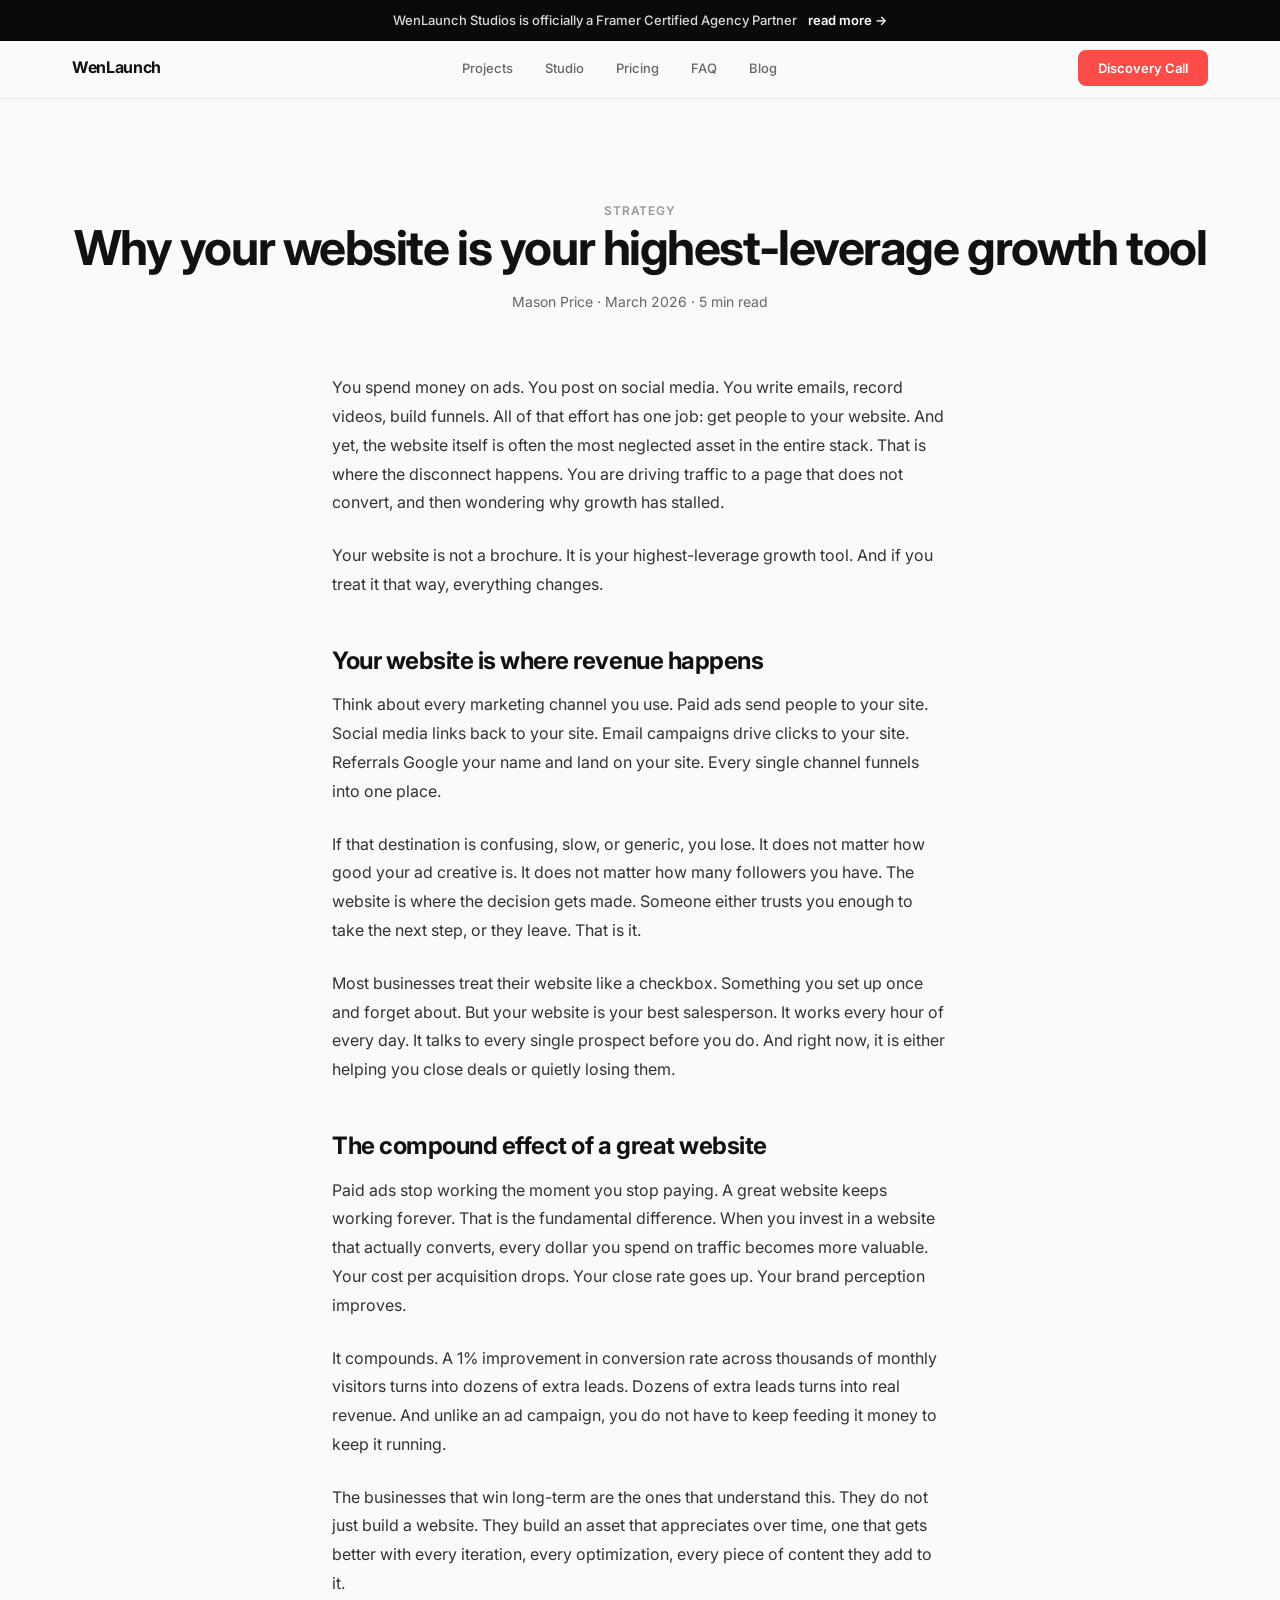
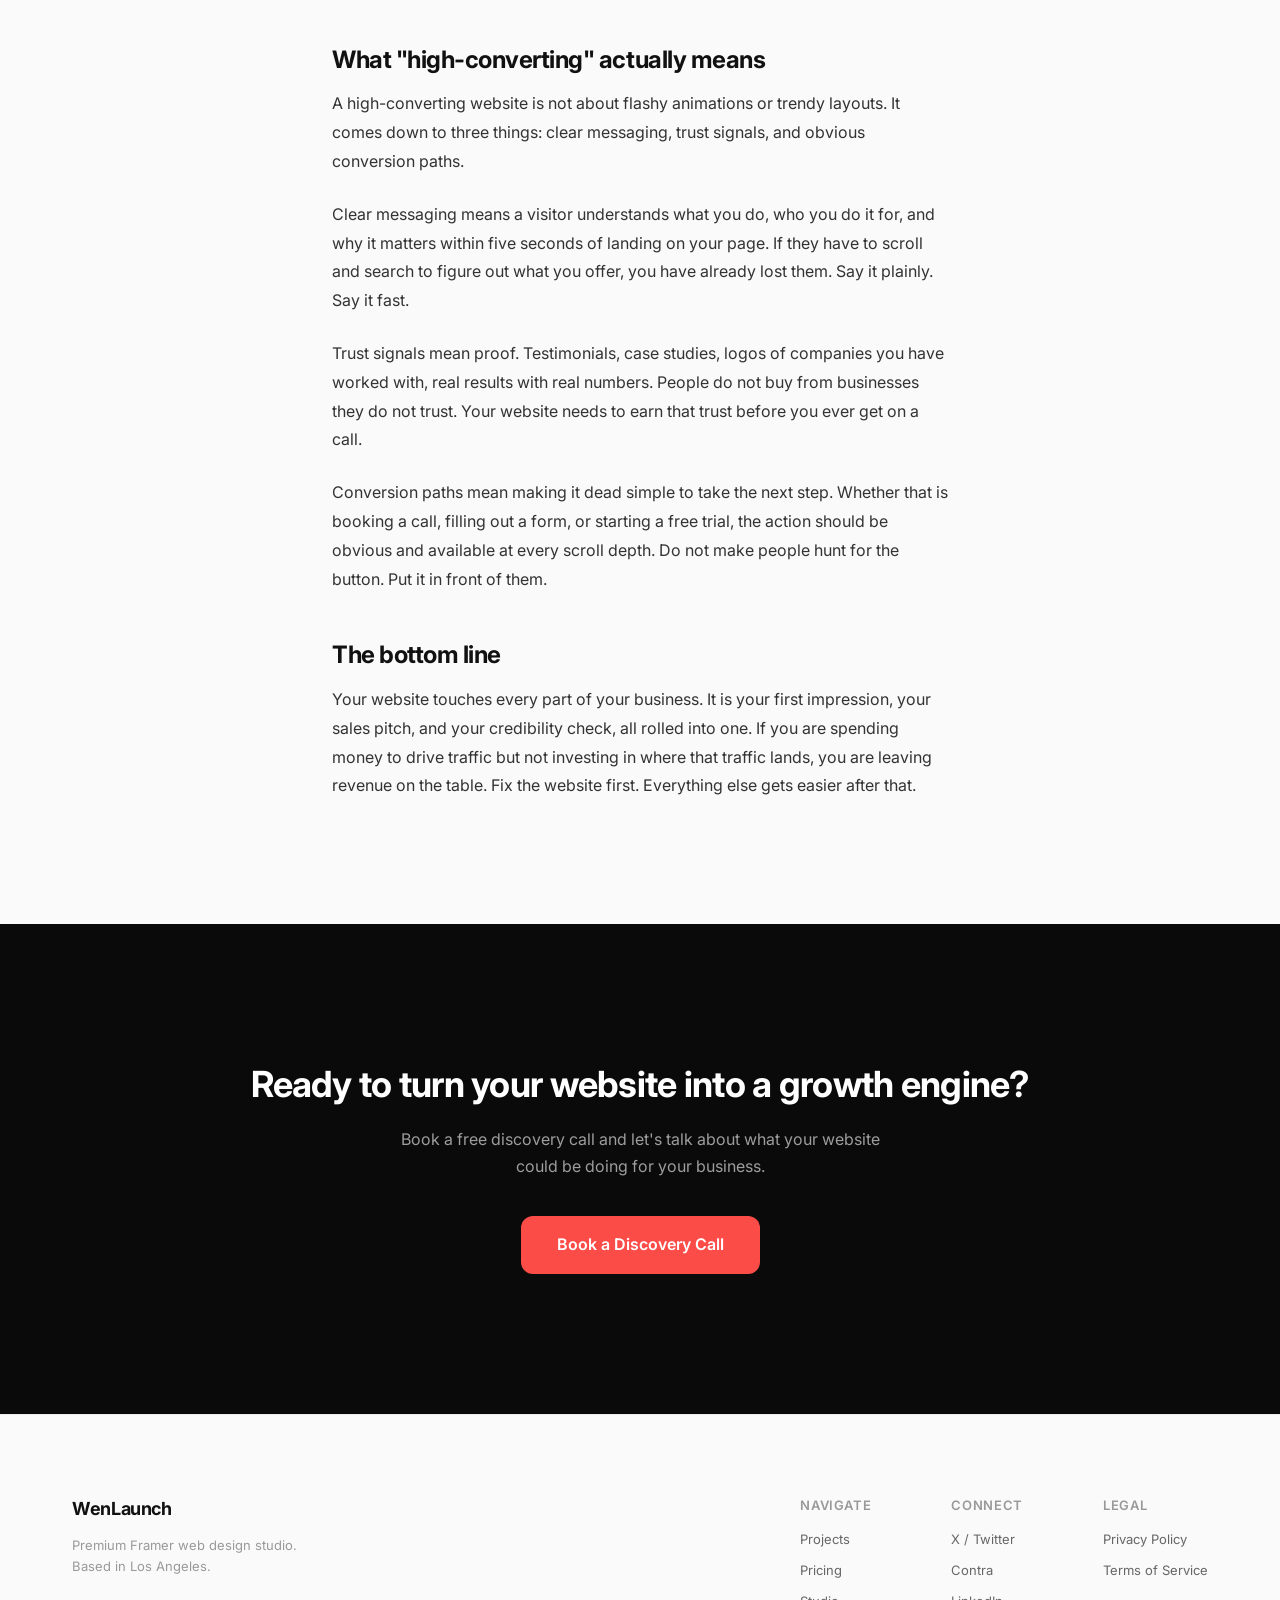
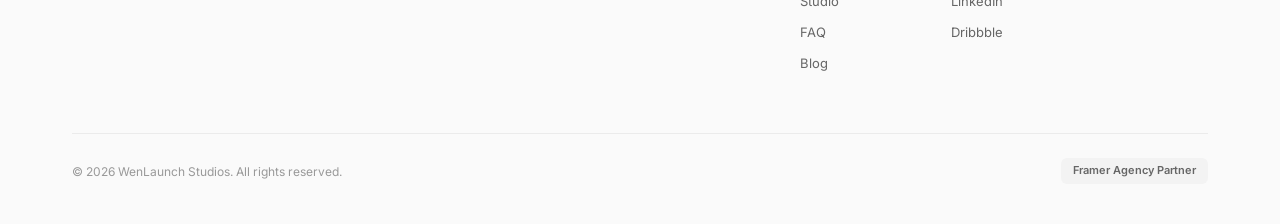
<file: blog/post.html>
<!DOCTYPE html>
<html lang="en">
<head>
  <meta charset="UTF-8">
  <meta name="viewport" content="width=device-width, initial-scale=1.0">
  <title>Why your website is your highest-leverage growth tool | WenLaunch Studios</title>
  <link rel="preconnect" href="https://fonts.googleapis.com">
  <link href="https://fonts.googleapis.com/css2?family=Inter:wght@400;500;600;700&display=swap" rel="stylesheet">
  <link rel="stylesheet" href="../style.css">
</head>
<body>

  <div class="announcement-bar">
    <p>WenLaunch Studios is officially a Framer Certified Agency Partner <a href="#">read more &rarr;</a></p>
  </div>
  <nav class="nav">
    <div class="nav-inner">
      <a href="/" class="nav-logo">WenLaunch</a>
      <div class="nav-links">
        <a href="/works.html">Projects</a>
        <a href="/studio.html">Studio</a>
        <a href="/pricing.html">Pricing</a>
        <a href="/faq.html">FAQ</a>
        <a href="/blog.html">Blog</a>
      </div>
      <a href="/discovery.html" class="nav-cta">Discovery Call</a>
    </div>
  </nav>

  <section class="works-hero container" style="text-align: center;">
    <span class="section-label">Strategy</span>
    <h1 class="works-headline">Why your website is your highest-leverage growth tool</h1>
    <p style="font-size: 14px; color: #666; margin-top: 16px;">Mason Price · March 2026 · 5 min read</p>
  </section>

  <article style="max-width: 680px; margin: 0 auto; padding: 0 32px 100px;">

    <p style="font-size: 16px; line-height: 1.8; color: #333; margin-bottom: 24px;">You spend money on ads. You post on social media. You write emails, record videos, build funnels. All of that effort has one job: get people to your website. And yet, the website itself is often the most neglected asset in the entire stack. That is where the disconnect happens. You are driving traffic to a page that does not convert, and then wondering why growth has stalled.</p>

    <p style="font-size: 16px; line-height: 1.8; color: #333; margin-bottom: 24px;">Your website is not a brochure. It is your highest-leverage growth tool. And if you treat it that way, everything changes.</p>

    <h2 style="font-size: 24px; font-weight: 700; margin-top: 48px; margin-bottom: 16px; letter-spacing: -0.02em;">Your website is where revenue happens</h2>

    <p style="font-size: 16px; line-height: 1.8; color: #333; margin-bottom: 24px;">Think about every marketing channel you use. Paid ads send people to your site. Social media links back to your site. Email campaigns drive clicks to your site. Referrals Google your name and land on your site. Every single channel funnels into one place.</p>

    <p style="font-size: 16px; line-height: 1.8; color: #333; margin-bottom: 24px;">If that destination is confusing, slow, or generic, you lose. It does not matter how good your ad creative is. It does not matter how many followers you have. The website is where the decision gets made. Someone either trusts you enough to take the next step, or they leave. That is it.</p>

    <p style="font-size: 16px; line-height: 1.8; color: #333; margin-bottom: 24px;">Most businesses treat their website like a checkbox. Something you set up once and forget about. But your website is your best salesperson. It works every hour of every day. It talks to every single prospect before you do. And right now, it is either helping you close deals or quietly losing them.</p>

    <h2 style="font-size: 24px; font-weight: 700; margin-top: 48px; margin-bottom: 16px; letter-spacing: -0.02em;">The compound effect of a great website</h2>

    <p style="font-size: 16px; line-height: 1.8; color: #333; margin-bottom: 24px;">Paid ads stop working the moment you stop paying. A great website keeps working forever. That is the fundamental difference. When you invest in a website that actually converts, every dollar you spend on traffic becomes more valuable. Your cost per acquisition drops. Your close rate goes up. Your brand perception improves.</p>

    <p style="font-size: 16px; line-height: 1.8; color: #333; margin-bottom: 24px;">It compounds. A 1% improvement in conversion rate across thousands of monthly visitors turns into dozens of extra leads. Dozens of extra leads turns into real revenue. And unlike an ad campaign, you do not have to keep feeding it money to keep it running.</p>

    <p style="font-size: 16px; line-height: 1.8; color: #333; margin-bottom: 24px;">The businesses that win long-term are the ones that understand this. They do not just build a website. They build an asset that appreciates over time, one that gets better with every iteration, every optimization, every piece of content they add to it.</p>

    <h2 style="font-size: 24px; font-weight: 700; margin-top: 48px; margin-bottom: 16px; letter-spacing: -0.02em;">What "high-converting" actually means</h2>

    <p style="font-size: 16px; line-height: 1.8; color: #333; margin-bottom: 24px;">A high-converting website is not about flashy animations or trendy layouts. It comes down to three things: clear messaging, trust signals, and obvious conversion paths.</p>

    <p style="font-size: 16px; line-height: 1.8; color: #333; margin-bottom: 24px;">Clear messaging means a visitor understands what you do, who you do it for, and why it matters within five seconds of landing on your page. If they have to scroll and search to figure out what you offer, you have already lost them. Say it plainly. Say it fast.</p>

    <p style="font-size: 16px; line-height: 1.8; color: #333; margin-bottom: 24px;">Trust signals mean proof. Testimonials, case studies, logos of companies you have worked with, real results with real numbers. People do not buy from businesses they do not trust. Your website needs to earn that trust before you ever get on a call.</p>

    <p style="font-size: 16px; line-height: 1.8; color: #333; margin-bottom: 24px;">Conversion paths mean making it dead simple to take the next step. Whether that is booking a call, filling out a form, or starting a free trial, the action should be obvious and available at every scroll depth. Do not make people hunt for the button. Put it in front of them.</p>

    <h2 style="font-size: 24px; font-weight: 700; margin-top: 48px; margin-bottom: 16px; letter-spacing: -0.02em;">The bottom line</h2>

    <p style="font-size: 16px; line-height: 1.8; color: #333; margin-bottom: 24px;">Your website touches every part of your business. It is your first impression, your sales pitch, and your credibility check, all rolled into one. If you are spending money to drive traffic but not investing in where that traffic lands, you are leaving revenue on the table. Fix the website first. Everything else gets easier after that.</p>

  </article>

  <section class="final-cta">
    <div class="container">
      <h2>Ready to turn your website into a growth engine?</h2>
      <p>Book a free discovery call and let's talk about what your website could be doing for your business.</p>
      <a href="/discovery.html" class="btn btn-primary btn-lg">Book a Discovery Call</a>
    </div>
  </section>

  <footer class="footer">
    <div class="container">
      <div class="footer-inner">
        <div class="footer-brand">
          <span class="footer-logo">WenLaunch</span>
          <p>Premium Framer web design studio.<br>Based in Los Angeles.</p>
        </div>
        <div class="footer-links">
          <div class="footer-col">
            <h4>Navigate</h4>
            <a href="/works.html">Projects</a>
            <a href="/pricing.html">Pricing</a>
            <a href="/studio.html">Studio</a>
            <a href="/faq.html">FAQ</a>
        <a href="/blog.html">Blog</a>
          </div>
          <div class="footer-col">
            <h4>Connect</h4>
            <a href="https://x.com/masonwenlaunch" target="_blank">X / Twitter</a>
            <a href="https://contra.com/masonmprice" target="_blank">Contra</a>
            <a href="https://linkedin.com/in/masonprice" target="_blank">LinkedIn</a>
            <a href="https://dribbble.com/WenLaunch" target="_blank">Dribbble</a>
          </div>
          <div class="footer-col">
            <h4>Legal</h4>
            <a href="#">Privacy Policy</a>
            <a href="#">Terms of Service</a>
          </div>
        </div>
      </div>
      <div class="footer-bottom">
        <p>&copy; 2026 WenLaunch Studios. All rights reserved.</p>
        <span class="footer-badge">Framer Agency Partner</span>
      </div>
    </div>
  </footer>

</body>
</html>
</file>
<file: style.css>
/* ============================================
   WENLAUNCH 3.0 — REFERENCE DESIGN
   Style: Clean, minimal, light mode
   Font: Inter
   Matches desktop.png aesthetic
   ============================================ */

:root {
  --bg: #fafafa;
  --bg-card: #ffffff;
  --bg-dark: #0a0a0a;
  --bg-muted: #f3f3f3;
  --text: #111111;
  --text-secondary: #666666;
  --text-muted: #999999;
  --accent: #FC4C48;
  --border: rgba(0,0,0,0.06);
  --border-strong: rgba(0,0,0,0.1);
  --radius: 12px;
  --radius-lg: 16px;
  --radius-xl: 20px;
  --max-width: 1200px;
  --section-gap: 140px;
}

* {
  margin: 0;
  padding: 0;
  box-sizing: border-box;
}

html {
  scroll-behavior: smooth;
  -webkit-font-smoothing: antialiased;
}

body {
  font-family: 'Inter', -apple-system, system-ui, sans-serif;
  background: var(--bg);
  color: var(--text);
  line-height: 1.6;
  font-size: 15px;
}

.container {
  max-width: var(--max-width);
  margin: 0 auto;
  padding: 0 32px;
}

/* ---- TYPOGRAPHY ---- */

h1 { font-size: 48px; font-weight: 700; line-height: 1.1; letter-spacing: -0.03em; }
h2 { font-size: 36px; font-weight: 700; line-height: 1.15; letter-spacing: -0.02em; }
h3 { font-size: 18px; font-weight: 600; line-height: 1.3; letter-spacing: -0.01em; }
h4 { font-size: 13px; font-weight: 600; text-transform: uppercase; letter-spacing: 0.05em; color: var(--text-muted); }

.section-label {
  font-size: 12px;
  font-weight: 600;
  text-transform: uppercase;
  letter-spacing: 0.08em;
  color: var(--text-muted);
  margin-bottom: 12px;
}

.section-title {
  margin-bottom: 48px;
}

/* ---- BUTTONS ---- */

.btn {
  display: inline-flex;
  align-items: center;
  justify-content: center;
  padding: 12px 28px;
  border-radius: 10px;
  font-size: 14px;
  font-weight: 600;
  text-decoration: none;
  transition: all 0.2s;
  cursor: pointer;
  border: none;
}

.btn-primary {
  background: var(--accent);
  color: white;
}

.btn-primary:hover {
  background: #e04340;
  transform: translateY(-1px);
  box-shadow: 0 4px 12px rgba(252, 76, 72, 0.3);
}

.btn-ghost {
  background: transparent;
  color: var(--text-secondary);
  border: 1px solid var(--border-strong);
}

.btn-ghost:hover {
  background: var(--bg-muted);
  color: var(--text);
}

.btn-lg {
  padding: 16px 36px;
  font-size: 16px;
  border-radius: 12px;
}

.btn-avatar {
  width: 24px;
  height: 24px;
  border-radius: 50%;
  background: rgba(255,255,255,0.3);
  margin-right: 10px;
  /* Replace background with: background-image: url('profile.jpg'); background-size: cover; */
  border: 2px solid rgba(255,255,255,0.5);
  flex-shrink: 0;
}

.btn-avatar-lg {
  width: 32px;
  height: 32px;
}

/* ---- ANNOUNCEMENT BAR ---- */

.announcement-bar {
  position: fixed;
  top: 0;
  left: 0;
  right: 0;
  z-index: 101;
  background: var(--bg-dark);
  text-align: center;
  padding: 10px 16px;
}

.announcement-bar p {
  font-size: 13px;
  font-weight: 500;
  color: rgba(255, 255, 255, 0.85);
}

.announcement-bar a {
  color: white;
  font-weight: 600;
  text-decoration: none;
  margin-left: 8px;
}

.announcement-bar a:hover {
  text-decoration: underline;
}

/* ---- NAV ---- */

.nav {
  position: fixed;
  top: 38px;
  left: 0;
  right: 0;
  z-index: 100;
  background: rgba(250, 250, 250, 0.8);
  backdrop-filter: blur(20px);
  -webkit-backdrop-filter: blur(20px);
  border-bottom: 1px solid var(--border);
}

.nav-inner {
  max-width: var(--max-width);
  margin: 0 auto;
  padding: 0 32px;
  height: 60px;
  display: flex;
  align-items: center;
  justify-content: space-between;
}

.nav-logo {
  font-size: 16px;
  font-weight: 700;
  color: var(--text);
  text-decoration: none;
  letter-spacing: -0.02em;
}

.nav-links {
  display: flex;
  gap: 32px;
}

.nav-links a {
  font-size: 13px;
  font-weight: 500;
  color: var(--text-secondary);
  text-decoration: none;
  transition: color 0.15s;
}

.nav-links a:hover {
  color: var(--text);
}

.nav-dropdown {
  position: relative;
}

.nav-dropdown-trigger {
  display: inline-flex;
  align-items: center;
  gap: 4px;
  font-size: 13px;
  font-weight: 500;
  color: var(--text-secondary);
  background: none;
  border: none;
  cursor: pointer;
  padding: 0;
  font-family: inherit;
  transition: color 0.15s;
}

.nav-dropdown-trigger:hover {
  color: var(--text);
}

.nav-dropdown-trigger svg {
  transition: transform 0.2s;
}

.nav-dropdown:hover .nav-dropdown-trigger svg {
  transform: rotate(180deg);
}

.nav-dropdown-menu {
  position: absolute;
  top: 100%;
  left: 50%;
  transform: translateX(-50%);
  min-width: 200px;
  background: var(--bg-card);
  border: 1px solid var(--border-strong);
  border-radius: var(--radius);
  padding: 8px;
  padding-top: 20px;
  opacity: 0;
  pointer-events: none;
  transition: opacity 0.15s, transform 0.15s;
  transform: translateX(-50%) translateY(0);
  box-shadow: 0 8px 24px rgba(0, 0, 0, 0.08);
}

.nav-dropdown:hover .nav-dropdown-menu {
  opacity: 1;
  pointer-events: auto;
  transform: translateX(-50%) translateY(0);
}

.nav-dropdown-menu a {
  display: block;
  padding: 10px 14px;
  font-size: 13px;
  font-weight: 500;
  color: var(--text-secondary);
  text-decoration: none;
  border-radius: 8px;
  transition: background 0.15s, color 0.15s;
}

.nav-dropdown-menu a:hover {
  background: var(--bg-muted);
  color: var(--text);
}

.nav-cta {
  font-size: 13px;
  font-weight: 600;
  color: white;
  background: var(--accent);
  padding: 8px 20px;
  border-radius: 8px;
  text-decoration: none;
  transition: all 0.2s;
}

.nav-cta:hover {
  background: #e04340;
}

/* ---- HERO ---- */

.hero {
  padding: 198px 0 100px;
  text-align: center;
}

.hero-badge {
  display: inline-flex;
  align-items: center;
  gap: 8px;
  padding: 6px 16px;
  border-radius: 100px;
  background: var(--bg-card);
  border: 1px solid var(--border);
  font-size: 12px;
  font-weight: 500;
  color: var(--text-secondary);
  margin-bottom: 32px;
}

.badge-dot {
  width: 6px;
  height: 6px;
  border-radius: 50%;
  background: #22c55e;
  animation: pulse 2s infinite;
}

@keyframes pulse {
  0%, 100% { opacity: 1; }
  50% { opacity: 0.5; }
}

.hero-headline {
  max-width: 700px;
  margin: 0 auto 24px;
}

.hero-highlight {
  color: var(--accent);
}

.hero-sub {
  max-width: 580px;
  margin: 0 auto 40px;
  font-size: 16px;
  color: var(--text-secondary);
  line-height: 1.7;
}

.hero-actions {
  display: flex;
  gap: 12px;
  justify-content: center;
  margin-bottom: 48px;
}

.hero-proof {
  display: flex;
  align-items: center;
  justify-content: center;
  gap: 16px;
  font-size: 13px;
  color: var(--text-muted);
  font-weight: 500;
}

.proof-dot {
  width: 4px;
  height: 4px;
  border-radius: 50%;
  background: var(--text-muted);
  opacity: 0.4;
}

/* ---- TRUSTED BY ---- */

.trusted {
  padding: 60px 0;
  border-top: 1px solid var(--border);
  border-bottom: 1px solid var(--border);
}

.trusted-label {
  text-align: center;
  font-size: 12px;
  font-weight: 500;
  color: var(--text-muted);
  text-transform: uppercase;
  letter-spacing: 0.08em;
  margin-bottom: 32px;
}

.logo-bar {
  display: flex;
  justify-content: center;
  align-items: center;
  gap: 48px;
  flex-wrap: wrap;
}

.logo-item {
  font-size: 18px;
  font-weight: 700;
  color: var(--text);
  opacity: 0.15;
  letter-spacing: -0.02em;
  transition: opacity 0.2s;
}

.logo-item:hover {
  opacity: 0.4;
}

.trusted-testimonials {
  display: grid;
  grid-template-columns: 1fr 1fr;
  gap: 16px;
  margin-top: 40px;
}

.trusted-quote {
  padding: 20px 24px;
  border-radius: var(--radius);
  border: 1px solid var(--border);
  background: var(--bg-card);
}

.trusted-quote p {
  font-size: 14px;
  color: var(--text);
  line-height: 1.6;
  margin-bottom: 12px;
}

.trusted-quote-author {
  display: flex;
  align-items: center;
  gap: 10px;
  font-size: 13px;
  font-weight: 500;
  color: var(--text);
}

.trusted-quote-avatar {
  width: 28px;
  height: 28px;
  border-radius: 50%;
  background: var(--bg-muted);
  flex-shrink: 0;
}

.trusted-quote-co {
  color: var(--text-muted);
  font-weight: 400;
}

@media (max-width: 768px) {
  .trusted-testimonials {
    grid-template-columns: 1fr;
  }
}

/* ---- PROBLEM ---- */

.problem {
  padding: var(--section-gap) 0;
}

.problem-inner {
  max-width: 900px;
  margin: 0 auto;
}

.problem-headline {
  font-size: 36px;
  margin-bottom: 24px;
}

.problem-intro {
  font-size: 16px;
  color: var(--text-secondary);
  line-height: 1.8;
  margin-bottom: 48px;
}

.pain-grid {
  display: grid;
  grid-template-columns: 1fr 1fr;
  gap: 16px;
  margin-bottom: 48px;
}

.pain-card {
  padding: 28px;
  border-radius: var(--radius-lg);
  border: 1px solid var(--border);
  background: var(--bg-card);
  transition: border-color 0.2s;
}

.pain-card:hover {
  border-color: var(--border-strong);
}

.pain-icon {
  width: 40px;
  height: 40px;
  border-radius: 10px;
  background: #FEE2E2;
  color: var(--accent);
  display: flex;
  align-items: center;
  justify-content: center;
  margin-bottom: 16px;
}

.pain-card h3 {
  margin-bottom: 8px;
}

.pain-card p {
  font-size: 14px;
  color: var(--text-secondary);
  line-height: 1.6;
}

.problem-resolve {
  font-size: 16px;
  color: var(--text);
  line-height: 1.8;
  font-weight: 500;
  padding: 32px;
  border-radius: var(--radius-lg);
  background: var(--bg-muted);
  border-left: 3px solid var(--accent);
}

/* ---- PRICING ---- */

.pricing {
  padding: var(--section-gap) 0;
}

.pricing-grid {
  display: grid;
  grid-template-columns: repeat(3, 1fr);
  gap: 16px;
  align-items: start;
}

.pricing-card {
  padding: 32px;
  border-radius: var(--radius-lg);
  border: 1px solid var(--border);
  background: var(--bg-card);
  display: flex;
  flex-direction: column;
  position: relative;
}

.pricing-card-featured {
  border-color: var(--accent);
  box-shadow: 0 8px 32px rgba(252, 76, 72, 0.08);
}

.pricing-badge {
  position: absolute;
  top: -12px;
  left: 32px;
  background: var(--accent);
  color: white;
  font-size: 11px;
  font-weight: 600;
  padding: 4px 14px;
  border-radius: 100px;
}

.pricing-card h3 {
  font-size: 20px;
  margin-bottom: 8px;
}

.pricing-desc {
  font-size: 14px;
  color: var(--text-secondary);
  line-height: 1.6;
  margin-bottom: 24px;
}

.pricing-amount {
  font-size: 24px;
  font-weight: 800;
  color: var(--text);
  letter-spacing: -0.02em;
  margin-bottom: 24px;
  padding-bottom: 24px;
  border-bottom: 1px solid var(--border);
}

.pricing-perks {
  list-style: none;
  display: flex;
  flex-direction: column;
  gap: 12px;
  margin-bottom: 32px;
  flex-grow: 1;
}

.pricing-perks li {
  font-size: 14px;
  color: var(--text-secondary);
  padding-left: 24px;
  position: relative;
  line-height: 1.5;
}

.pricing-perks li::before {
  content: '';
  position: absolute;
  left: 0;
  top: 5px;
  width: 14px;
  height: 14px;
  border-radius: 50%;
  background: #E8F5E9;
  background-image: url("data:image/svg+xml,%3Csvg width='10' height='10' viewBox='0 0 10 10' fill='none' xmlns='http://www.w3.org/2000/svg'%3E%3Cpath d='M2.5 5.5L4 7L7.5 3.5' stroke='%2322c55e' stroke-width='1.5' stroke-linecap='round' stroke-linejoin='round'/%3E%3C/svg%3E");
  background-repeat: no-repeat;
  background-position: center;
}

.btn-pricing {
  width: 100%;
  text-align: center;
}

/* ---- WORK ---- */

.work {
  padding: var(--section-gap) 0;
}

.work-grid {
  display: grid;
  grid-template-columns: repeat(3, 1fr);
  gap: 16px;
}

.work-card {
  border-radius: var(--radius-xl);
  border: 1px solid var(--border);
  background: var(--bg-card);
  overflow: hidden;
  transition: all 0.2s;
}

.work-card:hover {
  border-color: var(--border-strong);
  box-shadow: 0 8px 24px rgba(0,0,0,0.04);
}

.work-image {
  position: relative;
  aspect-ratio: 4 / 3;
  background: var(--bg-muted);
}

.work-image-placeholder {
  width: 100%;
  height: 100%;
  background: linear-gradient(135deg, #f0f0f0 0%, #e8e8e8 100%);
}

.work-metric {
  position: absolute;
  bottom: 16px;
  left: 16px;
  padding: 8px 16px;
  border-radius: 8px;
  background: rgba(0,0,0,0.8);
  color: white;
  font-size: 13px;
  font-weight: 600;
  backdrop-filter: blur(8px);
}

.work-info {
  padding: 28px 32px;
}

.work-tags {
  display: flex;
  gap: 8px;
  margin-bottom: 12px;
}

.work-tag {
  font-size: 11px;
  font-weight: 600;
  padding: 4px 10px;
  border-radius: 6px;
  background: var(--bg-muted);
  color: var(--text-secondary);
}

.work-info h3 {
  font-size: 22px;
  margin-bottom: 8px;
}

.work-info p {
  font-size: 15px;
  color: var(--text-secondary);
  line-height: 1.7;
  max-width: 680px;
}

/* ---- TESTIMONIALS ---- */

.testimonials {
  padding: var(--section-gap) 0;
}

.testimonial-grid {
  display: grid;
  grid-template-columns: repeat(3, 1fr);
  gap: 16px;
  margin-bottom: 40px;
}

.testimonial-card {
  padding: 28px;
  border-radius: var(--radius-lg);
  border: 1px solid var(--border);
  background: var(--bg-card);
}

.testimonial-stars {
  color: #FBBF24;
  font-size: 14px;
  margin-bottom: 16px;
  letter-spacing: 2px;
}

.testimonial-quote {
  font-size: 15px;
  line-height: 1.7;
  color: var(--text);
  margin-bottom: 24px;
}

.testimonial-author {
  display: flex;
  align-items: center;
  gap: 12px;
}

.testimonial-avatar {
  width: 36px;
  height: 36px;
  border-radius: 50%;
  background: var(--bg-muted);
}

.testimonial-name {
  font-size: 13px;
  font-weight: 600;
}

.testimonial-role {
  font-size: 12px;
  color: var(--text-muted);
}

.testimonial-proof {
  display: flex;
  align-items: center;
  justify-content: center;
  gap: 16px;
  font-size: 13px;
  color: var(--text-muted);
  font-weight: 500;
}

.testimonial-proof a {
  color: var(--accent);
  text-decoration: none;
  font-weight: 600;
}

.testimonial-proof a:hover {
  text-decoration: underline;
}

/* ---- PROCESS ---- */

.process {
  padding: var(--section-gap) 0;
}

.process-grid {
  display: grid;
  grid-template-columns: repeat(3, 1fr);
  gap: 16px;
}

.process-step {
  padding: 32px;
  border-radius: var(--radius-lg);
  background: var(--bg-muted);
}

.process-number {
  font-size: 32px;
  font-weight: 800;
  color: var(--accent);
  opacity: 0.3;
  margin-bottom: 20px;
  font-family: 'Inter', monospace;
}

.process-step h3 {
  margin-bottom: 12px;
}

.process-step p {
  font-size: 14px;
  color: var(--text-secondary);
  line-height: 1.7;
}

/* ---- ICP ---- */

.icp {
  padding: var(--section-gap) 0;
}

.icp-sub {
  font-size: 16px;
  color: var(--text-secondary);
  max-width: 600px;
  line-height: 1.7;
  margin-bottom: 48px;
}

.icp-grid {
  display: grid;
  grid-template-columns: repeat(3, 1fr);
  gap: 16px;
}

.icp-card {
  padding: 28px;
  border-radius: var(--radius-lg);
  border: 1px solid var(--border);
  background: var(--bg-card);
}

.icp-icon {
  width: 48px;
  height: 48px;
  border-radius: 12px;
  background: var(--bg-muted);
  color: var(--text-secondary);
  display: flex;
  align-items: center;
  justify-content: center;
  margin-bottom: 20px;
}

.icp-card h3 {
  margin-bottom: 8px;
}

.icp-card p {
  font-size: 14px;
  color: var(--text-secondary);
  line-height: 1.6;
}

/* ---- ABOUT ---- */

.about {
  padding: var(--section-gap) 0;
}

.about-inner {
  display: grid;
  grid-template-columns: 1fr 1.5fr;
  gap: 64px;
  align-items: start;
}

.about-photo-placeholder {
  width: 100%;
  aspect-ratio: 3/4;
  border-radius: var(--radius-xl);
  background: var(--bg-muted);
}

.about-content .section-title {
  margin-bottom: 24px;
}

.about-content p {
  font-size: 15px;
  color: var(--text-secondary);
  line-height: 1.8;
  margin-bottom: 16px;
}

.about-stats {
  display: flex;
  gap: 40px;
  margin-top: 32px;
  padding-top: 24px;
  border-top: 1px solid var(--border);
}

.about-stat {
  display: flex;
  flex-direction: column;
  gap: 4px;
}

.stat-number {
  font-size: 24px;
  font-weight: 800;
  color: var(--text);
  letter-spacing: -0.02em;
}

.stat-label {
  font-size: 12px;
  color: var(--text-muted);
  font-weight: 500;
}

/* ---- FAQ ---- */

.faq {
  padding: var(--section-gap) 0;
}

.faq-list {
  max-width: 700px;
}

.faq-item {
  border-bottom: 1px solid var(--border);
}

.faq-item summary {
  padding: 20px 0;
  font-size: 15px;
  font-weight: 600;
  color: var(--text);
  cursor: pointer;
  list-style: none;
  display: flex;
  align-items: center;
  justify-content: space-between;
  transition: color 0.15s;
}

.faq-item summary:hover {
  color: var(--accent);
}

.faq-item summary::after {
  content: '+';
  font-size: 20px;
  font-weight: 300;
  color: var(--text-muted);
  transition: transform 0.2s;
}

.faq-item[open] summary::after {
  content: '−';
}

.faq-item p {
  padding: 0 0 20px;
  font-size: 14px;
  color: var(--text-secondary);
  line-height: 1.7;
}

/* ---- FINAL CTA ---- */

.final-cta {
  padding: var(--section-gap) 0;
  text-align: center;
  background: var(--bg-dark);
  color: white;
}

.final-cta h2 {
  color: white;
  margin-bottom: 20px;
}

.final-cta p {
  color: rgba(255,255,255,0.6);
  font-size: 16px;
  line-height: 1.7;
  max-width: 500px;
  margin: 0 auto 36px;
}

.cta-meta {
  display: block;
  margin-top: 16px;
  font-size: 13px;
  color: rgba(255,255,255,0.35);
}

/* ---- FOOTER ---- */

.footer {
  padding: 80px 0 40px;
  border-top: 1px solid var(--border);
}

.footer-inner {
  display: flex;
  justify-content: space-between;
  margin-bottom: 60px;
}

.footer-logo {
  font-size: 18px;
  font-weight: 700;
  letter-spacing: -0.02em;
}

.footer-brand p {
  margin-top: 12px;
  font-size: 13px;
  color: var(--text-muted);
  line-height: 1.6;
}

.footer-links {
  display: flex;
  gap: 80px;
}

.footer-col {
  display: flex;
  flex-direction: column;
  gap: 10px;
}

.footer-col h4 {
  margin-bottom: 4px;
}

.footer-col a {
  font-size: 13px;
  color: var(--text-secondary);
  text-decoration: none;
  transition: color 0.15s;
}

.footer-col a:hover {
  color: var(--text);
}

.footer-bottom {
  display: flex;
  justify-content: space-between;
  align-items: center;
  padding-top: 24px;
  border-top: 1px solid var(--border);
}

.footer-bottom p {
  font-size: 12px;
  color: var(--text-muted);
}

.footer-badge {
  font-size: 11px;
  font-weight: 600;
  padding: 4px 12px;
  border-radius: 6px;
  background: var(--bg-muted);
  color: var(--text-secondary);
}

/* ---- WORKS PAGE ---- */

.works-hero {
  padding: 198px 0 60px;
}

.works-headline {
  font-size: 48px;
  font-weight: 700;
  line-height: 1.1;
  letter-spacing: -0.03em;
  margin-bottom: 16px;
}

.works-sub {
  font-size: 16px;
  color: var(--text-secondary);
  line-height: 1.7;
  max-width: 500px;
}

.works-filters {
  padding: 0 0 48px;
  position: sticky;
  top: 98px;
  z-index: 50;
  background: var(--bg);
  padding-top: 20px;
}

.filter-bar {
  display: flex;
  gap: 8px;
  flex-wrap: wrap;
}

.filter-btn {
  padding: 8px 20px;
  border-radius: 100px;
  font-size: 13px;
  font-weight: 500;
  font-family: inherit;
  border: 1px solid var(--border-strong);
  background: var(--bg-card);
  color: var(--text-secondary);
  cursor: pointer;
  transition: all 0.15s;
}

.filter-btn:hover {
  border-color: var(--text-muted);
  color: var(--text);
}

.filter-btn.active {
  background: var(--bg-dark);
  color: white;
  border-color: var(--bg-dark);
}

.works-grid-section {
  padding: 0 0 var(--section-gap);
}

.works-grid {
  display: grid;
  grid-template-columns: repeat(3, 1fr);
  gap: 16px;
}

.works-card {
  border-radius: var(--radius-xl);
  border: 1px solid var(--border);
  background: var(--bg-card);
  overflow: hidden;
  transition: all 0.2s;
}

.works-card:hover {
  border-color: var(--border-strong);
  box-shadow: 0 8px 24px rgba(0,0,0,0.04);
}

.works-image {
  position: relative;
  aspect-ratio: 4 / 3;
  background: var(--bg-muted);
}

.works-info {
  padding: 24px;
}

.works-info h3 {
  font-size: 18px;
  margin-bottom: 6px;
}

.works-info p {
  font-size: 14px;
  color: var(--text-secondary);
  line-height: 1.6;
}

/* ---- RESPONSIVE ---- */

@media (max-width: 768px) {
  h1 { font-size: 32px; }
  h2 { font-size: 28px; }

  .pain-grid,
  .pricing-grid,
  .work-grid,
  .works-grid,
  .testimonial-grid,
  .process-grid,
  .icp-grid {
    grid-template-columns: 1fr;
  }

  .about-inner {
    grid-template-columns: 1fr;
  }

  .footer-inner {
    flex-direction: column;
    gap: 40px;
  }

  .footer-links {
    gap: 40px;
  }

  .nav-links {
    display: none;
  }

  .hero-actions {
    flex-direction: column;
    align-items: center;
  }

  .hero-proof {
    flex-direction: column;
    gap: 8px;
  }

  .proof-dot {
    display: none;
  }
}
</file>
